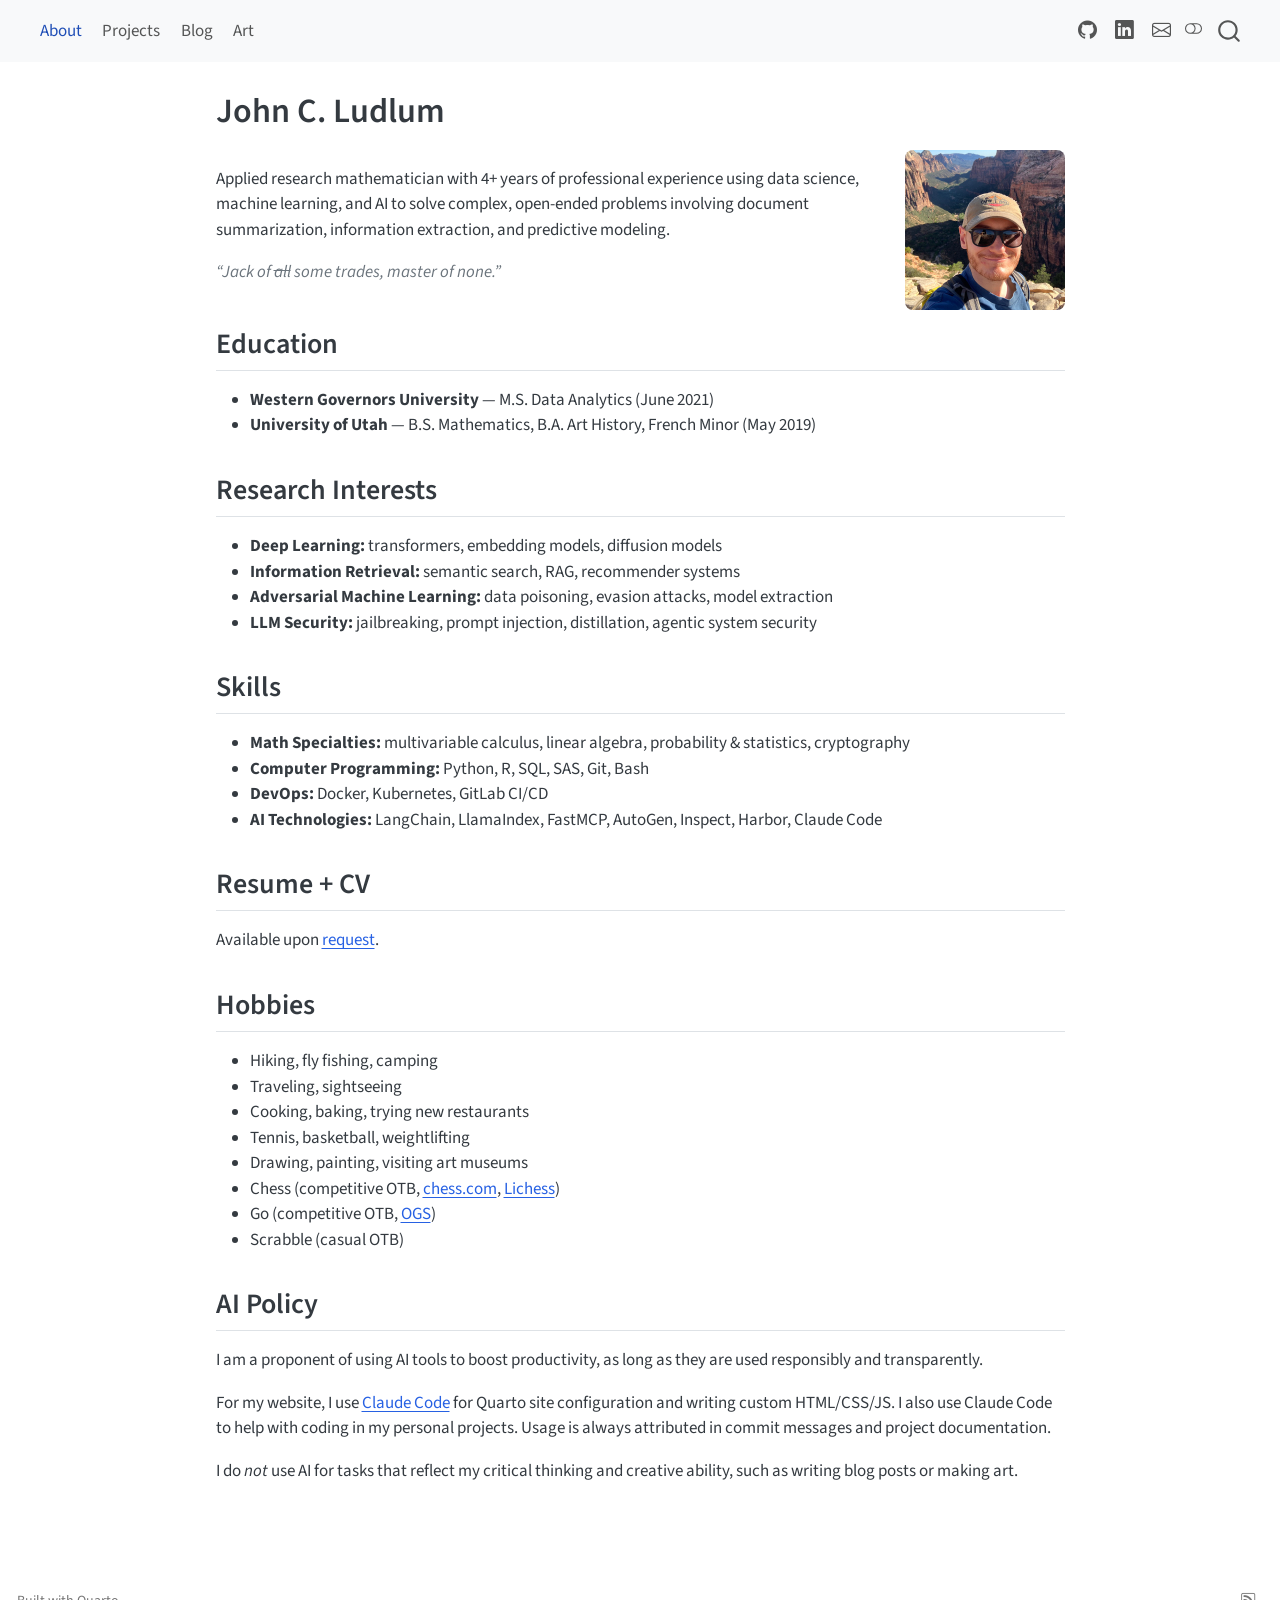
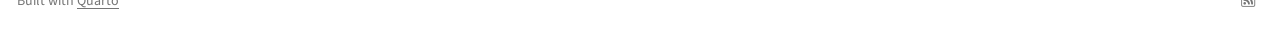
<file: index.html>
<!DOCTYPE html>
<html xmlns="http://www.w3.org/1999/xhtml" lang="en" xml:lang="en"><head>

<meta charset="utf-8">
<meta name="generator" content="quarto-1.10.18">

<meta name="viewport" content="width=device-width, initial-scale=1.0, user-scalable=yes">


<title>John C. Ludlum</title>
<style>
/* Default styles provided by pandoc.
** See https://pandoc.org/MANUAL.html#variables-for-html for config info.
*/
span.smallcaps{font-variant: small-caps;}
div.columns{display: flex; gap: 1.5em;}
div.column{flex: auto;}
@media screen {
div.columns{gap: min(4vw, 1.5em);}
div.column{overflow-x: auto;}
}
div.hanging-indent{margin-left: 1.5em; text-indent: -1.5em;}
ul.task-list{list-style: none;}
ul.task-list li input[type="checkbox"] {
  width: 0.8em;
  margin: 0 0.8em 0.2em -1em; /* quarto-specific, see https://github.com/quarto-dev/quarto-cli/issues/4556 */ 
  vertical-align: middle;
}
</style>


<script src="site_libs/quarto-nav/quarto-nav.js"></script>
<script src="site_libs/quarto-nav/headroom.min.js"></script>
<script src="site_libs/clipboard/clipboard.min.js"></script>
<script src="site_libs/quarto-search/autocomplete.umd.js"></script>
<script src="site_libs/quarto-search/fuse.min.js"></script>
<script src="site_libs/quarto-search/quarto-search.js"></script>
<meta name="quarto:offset" content="./">
<script src="site_libs/quarto-html/quarto.js" type="module"></script>
<script src="site_libs/quarto-html/tabsets/tabsets.js" type="module"></script>
<script src="site_libs/quarto-html/popper.min.js"></script>
<script src="site_libs/quarto-html/tippy.umd.min.js"></script>
<script src="site_libs/quarto-html/anchor.min.js"></script>
<link href="site_libs/quarto-html/tippy.css" rel="stylesheet">
<link href="site_libs/quarto-html/quarto-syntax-highlighting-64a204ab8560d761af7679ceaba22944.css" rel="stylesheet" class="quarto-color-scheme" id="quarto-text-highlighting-styles">
<link href="site_libs/quarto-html/quarto-syntax-highlighting-dark-b85bc7c33db8c58e0ec93c3465666fed.css" rel="stylesheet" class="quarto-color-scheme quarto-color-alternate" id="quarto-text-highlighting-styles">
<link href="site_libs/quarto-html/quarto-syntax-highlighting-64a204ab8560d761af7679ceaba22944.css" rel="stylesheet" class="quarto-color-scheme-extra" id="quarto-text-highlighting-styles">
<script src="site_libs/bootstrap/bootstrap.min.js"></script>
<link href="site_libs/bootstrap/bootstrap-icons.css" rel="stylesheet">
<link href="site_libs/bootstrap/bootstrap-b9268bc799fbaeaa4ad04495d18e55d3.min.css" rel="stylesheet" append-hash="true" class="quarto-color-scheme" id="quarto-bootstrap" data-mode="light">
<link href="site_libs/bootstrap/bootstrap-dark-3428a0072eb33403a7d59db7a95e5b7c.min.css" rel="stylesheet" append-hash="true" class="quarto-color-scheme quarto-color-alternate" id="quarto-bootstrap" data-mode="dark">
<link href="site_libs/bootstrap/bootstrap-b9268bc799fbaeaa4ad04495d18e55d3.min.css" rel="stylesheet" append-hash="true" class="quarto-color-scheme-extra" id="quarto-bootstrap" data-mode="light">
<script id="quarto-search-options" type="application/json">{
  "location": "navbar",
  "copy-button": false,
  "collapse-after": 3,
  "panel-placement": "end",
  "type": "overlay",
  "limit": 50,
  "keyboard-shortcut": [
    "f",
    "/",
    "s"
  ],
  "show-item-context": false,
  "language": {
    "search-no-results-text": "No results",
    "search-matching-documents-text": "matching documents",
    "search-copy-link-title": "Copy link to search",
    "search-hide-matches-text": "Hide additional matches",
    "search-more-match-text": "more match in this document",
    "search-more-matches-text": "more matches in this document",
    "search-clear-button-title": "Clear",
    "search-text-placeholder": "",
    "search-detached-cancel-button-title": "Cancel",
    "search-submit-button-title": "Submit",
    "search-label": "Search"
  }
}</script>
<script>
  window.MathJax = {
    output: { linebreaks: { inline: false } }
  };
</script>


<link rel="stylesheet" href="styles.css">
</head>

<body class="nav-fixed fullcontent quarto-light"><script id="quarto-html-before-body" type="application/javascript">
    const toggleBodyColorMode = (bsSheetEl) => {
      const mode = bsSheetEl.getAttribute("data-mode");
      const bodyEl = window.document.querySelector("body");
      if (mode === "dark") {
        bodyEl.classList.add("quarto-dark");
        bodyEl.classList.remove("quarto-light");
      } else {
        bodyEl.classList.add("quarto-light");
        bodyEl.classList.remove("quarto-dark");
      }
    }
    const toggleBodyColorPrimary = () => {
      const bsSheetEl = window.document.querySelector("link#quarto-bootstrap:not([rel=disabled-stylesheet])");
      if (bsSheetEl) {
        toggleBodyColorMode(bsSheetEl);
      }
    }
    const setColorSchemeToggle = (alternate) => {
      const toggles = window.document.querySelectorAll('.quarto-color-scheme-toggle');
      for (let i=0; i < toggles.length; i++) {
        const toggle = toggles[i];
        if (toggle) {
          if (alternate) {
            toggle.classList.add("alternate");
          } else {
            toggle.classList.remove("alternate");
          }
        }
      }
    };
    const toggleColorMode = (alternate) => {
      // Switch the stylesheets
      const primaryStylesheets = window.document.querySelectorAll('link.quarto-color-scheme:not(.quarto-color-alternate)');
      const alternateStylesheets = window.document.querySelectorAll('link.quarto-color-scheme.quarto-color-alternate');
      manageTransitions('#quarto-margin-sidebar .nav-link', false);
      if (alternate) {
        // note: dark is layered on light, we don't disable primary!
        enableStylesheet(alternateStylesheets);
        for (const sheetNode of alternateStylesheets) {
          if (sheetNode.id === "quarto-bootstrap") {
            toggleBodyColorMode(sheetNode);
          }
        }
      } else {
        disableStylesheet(alternateStylesheets);
        enableStylesheet(primaryStylesheets)
        toggleBodyColorPrimary();
      }
      manageTransitions('#quarto-margin-sidebar .nav-link', true);
      // Switch the toggles
      setColorSchemeToggle(alternate)
      // Hack to workaround the fact that safari doesn't
      // properly recolor the scrollbar when toggling (#1455)
      if (navigator.userAgent.indexOf('Safari') > 0 && navigator.userAgent.indexOf('Chrome') == -1) {
        manageTransitions("body", false);
        window.scrollTo(0, 1);
        setTimeout(() => {
          window.scrollTo(0, 0);
          manageTransitions("body", true);
        }, 40);
      }
    }
    const disableStylesheet = (stylesheets) => {
      for (let i=0; i < stylesheets.length; i++) {
        const stylesheet = stylesheets[i];
        stylesheet.rel = 'disabled-stylesheet';
      }
    }
    const enableStylesheet = (stylesheets) => {
      for (let i=0; i < stylesheets.length; i++) {
        const stylesheet = stylesheets[i];
        if(stylesheet.rel !== 'stylesheet') { // for Chrome, which will still FOUC without this check
          stylesheet.rel = 'stylesheet';
        }
      }
    }
    const manageTransitions = (selector, allowTransitions) => {
      const els = window.document.querySelectorAll(selector);
      for (let i=0; i < els.length; i++) {
        const el = els[i];
        if (allowTransitions) {
          el.classList.remove('notransition');
        } else {
          el.classList.add('notransition');
        }
      }
    }
    const isFileUrl = () => {
      return window.location.protocol === 'file:';
    }
    const hasAlternateSentinel = () => {
      let styleSentinel = getColorSchemeSentinel();
      if (styleSentinel !== null) {
        return styleSentinel === "alternate";
      } else {
        return false;
      }
    }
    const setStyleSentinel = (alternate) => {
      const value = alternate ? "alternate" : "default";
      if (!isFileUrl()) {
        window.localStorage.setItem("quarto-color-scheme", value);
      } else {
        localAlternateSentinel = value;
      }
    }
    const getColorSchemeSentinel = () => {
      if (!isFileUrl()) {
        const storageValue = window.localStorage.getItem("quarto-color-scheme");
        return storageValue != null ? storageValue : localAlternateSentinel;
      } else {
        return localAlternateSentinel;
      }
    }
    const toggleGiscusIfUsed = (isAlternate, darkModeDefault) => {
      const baseTheme = document.querySelector('#giscus-base-theme')?.value ?? 'light';
      const alternateTheme = document.querySelector('#giscus-alt-theme')?.value ?? 'dark';
      let newTheme = '';
      if(authorPrefersDark) {
        newTheme = isAlternate ? baseTheme : alternateTheme;
      } else {
        newTheme = isAlternate ? alternateTheme : baseTheme;
      }
      const changeGiscusTheme = () => {
        // From: https://github.com/giscus/giscus/issues/336
        const sendMessage = (message) => {
          const iframe = document.querySelector('iframe.giscus-frame');
          if (!iframe) return;
          iframe.contentWindow.postMessage({ giscus: message }, 'https://giscus.app');
        }
        sendMessage({
          setConfig: {
            theme: newTheme
          }
        });
      }
      const isGiscussLoaded = window.document.querySelector('iframe.giscus-frame') !== null;
      if (isGiscussLoaded) {
        changeGiscusTheme();
      }
    };
    const authorPrefersDark = false;
    const darkModeDefault = authorPrefersDark;
      document.querySelector('link#quarto-text-highlighting-styles.quarto-color-scheme-extra').rel = 'disabled-stylesheet';
      document.querySelector('link#quarto-bootstrap.quarto-color-scheme-extra').rel = 'disabled-stylesheet';
    let localAlternateSentinel = darkModeDefault ? 'alternate' : 'default';
    // Dark / light mode switch
    window.quartoToggleColorScheme = () => {
      // Read the current dark / light value
      let toAlternate = !hasAlternateSentinel();
      toggleColorMode(toAlternate);
      setStyleSentinel(toAlternate);
      toggleGiscusIfUsed(toAlternate, darkModeDefault);
      window.dispatchEvent(new Event('resize'));
    };
    // Switch to dark mode if need be
    if (hasAlternateSentinel()) {
      toggleColorMode(true);
    } else {
      toggleColorMode(false);
    }
  </script>

<div id="quarto-search-results"></div>
  <header id="quarto-header" class="headroom fixed-top">
    <nav class="navbar navbar-expand-lg " data-bs-theme="dark">
      <div class="navbar-container container-fluid">
            <div id="quarto-search" class="" title="Search"></div>
          <button class="navbar-toggler" type="button" data-bs-toggle="collapse" data-bs-target="#navbarCollapse" aria-controls="navbarCollapse" role="menu" aria-expanded="false" aria-label="Toggle navigation" onclick="if (window.quartoToggleHeadroom) { window.quartoToggleHeadroom(); }">
  <span class="navbar-toggler-icon"></span>
</button>
          <div class="collapse navbar-collapse" id="navbarCollapse">
            <ul class="navbar-nav navbar-nav-scroll me-auto">
  <li class="nav-item">
    <a class="nav-link active" href="./index.html" aria-current="page"> 
<span class="menu-text">About</span></a>
  </li>  
  <li class="nav-item">
    <a class="nav-link" href="./projects.html"> 
<span class="menu-text">Projects</span></a>
  </li>  
  <li class="nav-item">
    <a class="nav-link" href="./blog/index.html"> 
<span class="menu-text">Blog</span></a>
  </li>  
  <li class="nav-item">
    <a class="nav-link" href="./art.html"> 
<span class="menu-text">Art</span></a>
  </li>  
</ul>
            <ul class="navbar-nav navbar-nav-scroll ms-auto">
  <li class="nav-item compact">
    <a class="nav-link" href="https://github.com/jcludlum"> <i class="bi bi-github" role="img">
</i> 
<span class="menu-text"></span></a>
  </li>  
  <li class="nav-item compact">
    <a class="nav-link" href="https://www.linkedin.com/in/jcludlum/"> <i class="bi bi-linkedin" role="img">
</i> 
<span class="menu-text"></span></a>
  </li>  
  <li class="nav-item compact">
    <a class="nav-link" href="mailto:john.ludlum2@gmail.com"> <i class="bi bi-envelope" role="img">
</i> 
<span class="menu-text"></span></a>
  </li>  
</ul>
          </div> <!-- /navcollapse -->
            <div class="quarto-navbar-tools">
  <a href="" class="quarto-color-scheme-toggle quarto-navigation-tool  px-1" onclick="window.quartoToggleColorScheme(); return false;" title="Toggle dark mode"><i class="bi"></i></a>
</div>
      </div> <!-- /container-fluid -->
    </nav>
</header>
<!-- content -->
<div id="quarto-content" class="quarto-container page-columns page-rows-contents page-layout-article page-navbar">
<!-- sidebar -->
<!-- margin-sidebar -->
    
<!-- main -->
<main class="content" id="quarto-document-content">


<header id="title-block-header" class="quarto-title-block default">
<div class="quarto-title">
<h1 class="title">John C. Ludlum</h1>
</div>



<div class="quarto-title-meta">

    
  
    
  </div>
  


</header>


<script>
document.addEventListener("DOMContentLoaded", function () {
  var start = new Date(2022, 2, 1); // March 2022
  var now = new Date();
  var years = now.getFullYear() - start.getFullYear();
  var hadAnniversary = (now.getMonth() > start.getMonth()) ||
    (now.getMonth() === start.getMonth() && now.getDate() >= start.getDate());
  if (!hadAnniversary) years--;
  var el = document.getElementById("years-exp");
  if (el) el.textContent = years + "+";
});
</script>
<div class="about-intro">
<p><img src="images/jcludlum.jpeg" class="about-photo img-fluid" alt="Photo of John C. Ludlum"></p>
<p>Applied research mathematician with <span id="years-exp"></span> years of professional experience using data science, machine learning, and AI to solve complex, open-ended problems involving document summarization, information extraction, and predictive modeling.</p>
<p class="about-motto">
“Jack of <del>all</del> some trades, master of none.”
</p>
</div>
<section id="education" class="level2">
<h2 class="anchored" data-anchor-id="education">Education</h2>
<ul>
<li><strong>Western Governors University</strong> — M.S. Data Analytics (June 2021)</li>
<li><strong>University of Utah</strong> — B.S. Mathematics, B.A. Art History, French Minor (May 2019)</li>
</ul>
</section>
<section id="research-interests" class="level2">
<h2 class="anchored" data-anchor-id="research-interests">Research Interests</h2>
<ul>
<li><strong>Deep Learning:</strong> transformers, embedding models, diffusion models</li>
<li><strong>Information Retrieval:</strong> semantic search, RAG, recommender systems</li>
<li><strong>Adversarial Machine Learning:</strong> data poisoning, evasion attacks, model extraction</li>
<li><strong>LLM Security:</strong> jailbreaking, prompt injection, distillation, agentic system security</li>
</ul>
</section>
<section id="skills" class="level2">
<h2 class="anchored" data-anchor-id="skills">Skills</h2>
<ul>
<li><strong>Math Specialties:</strong> multivariable calculus, linear algebra, probability &amp; statistics, cryptography</li>
<li><strong>Computer Programming:</strong> Python, R, SQL, SAS, Git, Bash</li>
<li><strong>DevOps:</strong> Docker, Kubernetes, GitLab CI/CD</li>
<li><strong>AI Technologies:</strong> LangChain, LlamaIndex, FastMCP, AutoGen, Inspect, Harbor, Claude Code</li>
</ul>
</section>
<section id="resume-cv" class="level2">
<h2 class="anchored" data-anchor-id="resume-cv">Resume + CV</h2>
<p>Available upon <a href="mailto:john.ludlum2@gmail.com">request</a>.</p>
</section>
<section id="hobbies" class="level2">
<h2 class="anchored" data-anchor-id="hobbies">Hobbies</h2>
<ul>
<li>Hiking, fly fishing, camping</li>
<li>Traveling, sightseeing</li>
<li>Cooking, baking, trying new restaurants</li>
<li>Tennis, basketball, weightlifting</li>
<li>Drawing, painting, visiting art museums</li>
<li>Chess (competitive OTB, <a href="https://www.chess.com/member/jayludz">chess.com</a>, <a href="https://lichess.org/@/JayLudZ">Lichess</a>)</li>
<li>Go (competitive OTB, <a href="https://online-go.com/player/611010/">OGS</a>)</li>
<li>Scrabble (casual OTB)</li>
</ul>
</section>
<section id="ai-policy" class="level2">
<h2 class="anchored" data-anchor-id="ai-policy">AI Policy</h2>
<p>I am a proponent of using AI tools to boost productivity, as long as they are used responsibly and transparently.</p>
<p>For my website, I use <a href="https://claude.com/product/claude-code">Claude Code</a> for Quarto site configuration and writing custom HTML/CSS/JS. I also use Claude Code to help with coding in my personal projects. Usage is always attributed in commit messages and project documentation.</p>
<p>I do <em>not</em> use AI for tasks that reflect my critical thinking and creative ability, such as writing blog posts or making art.</p>


</section>

</main> <!-- /main -->
<script id="quarto-html-after-body" type="application/javascript">
  window.document.addEventListener("DOMContentLoaded", function (event) {
    // Ensure there is a toggle, if there isn't float one in the top right
    if (window.document.querySelector('.quarto-color-scheme-toggle') === null) {
      const a = window.document.createElement('a');
      a.classList.add('top-right');
      a.classList.add('quarto-color-scheme-toggle');
      a.href = "";
      a.onclick = function() { try { window.quartoToggleColorScheme(); } catch {} return false; };
      const i = window.document.createElement("i");
      i.classList.add('bi');
      a.appendChild(i);
      window.document.body.appendChild(a);
    }
    setColorSchemeToggle(hasAlternateSentinel())
    const icon = "";
    const anchorJS = new window.AnchorJS();
    anchorJS.options = {
      placement: 'right',
      icon: icon
    };
    anchorJS.add('.anchored');
    const isCodeAnnotation = (el) => {
      for (const clz of el.classList) {
        if (clz.startsWith('code-annotation-')) {                     
          return true;
        }
      }
      return false;
    }
    const onCopySuccess = function(e) {
      // button target
      const button = e.trigger;
      // don't keep focus
      button.blur();
      // flash "checked"
      button.classList.add('code-copy-button-checked');
      var currentTitle = button.getAttribute("title");
      button.setAttribute("title", "Copied!");
      let tooltip;
      if (window.bootstrap) {
        button.setAttribute("data-bs-toggle", "tooltip");
        button.setAttribute("data-bs-placement", "left");
        button.setAttribute("data-bs-title", "Copied!");
        tooltip = new bootstrap.Tooltip(button, 
          { trigger: "manual", 
            customClass: "code-copy-button-tooltip",
            offset: [0, -8]});
        tooltip.show();    
      }
      setTimeout(function() {
        if (tooltip) {
          tooltip.hide();
          button.removeAttribute("data-bs-title");
          button.removeAttribute("data-bs-toggle");
          button.removeAttribute("data-bs-placement");
        }
        button.setAttribute("title", currentTitle);
        button.classList.remove('code-copy-button-checked');
      }, 1000);
      // clear code selection
      e.clearSelection();
    }
    const getTextToCopy = function(trigger) {
      const outerScaffold = trigger.parentElement.cloneNode(true);
      const codeEl = outerScaffold.querySelector('code');
      for (const childEl of codeEl.children) {
        if (isCodeAnnotation(childEl)) {
          childEl.remove();
        }
      }
      return codeEl.innerText;
    }
    const clipboard = new window.ClipboardJS('.code-copy-button:not([data-in-quarto-modal])', {
      text: getTextToCopy
    });
    clipboard.on('success', onCopySuccess);
    if (window.document.getElementById('quarto-embedded-source-code-modal')) {
      const clipboardModal = new window.ClipboardJS('.code-copy-button[data-in-quarto-modal]', {
        text: getTextToCopy,
        container: window.document.getElementById('quarto-embedded-source-code-modal')
      });
      clipboardModal.on('success', onCopySuccess);
    }
      var localhostRegex = new RegExp(/^(?:http|https):\/\/localhost\:?[0-9]*\//);
      var mailtoRegex = new RegExp(/^mailto:/);
        var filterRegex = new RegExp("https:\/\/jcludlum\.github\.io");
      var isInternal = (href) => {
          return filterRegex.test(href) || localhostRegex.test(href) || mailtoRegex.test(href);
      }
      // Inspect non-navigation links and adorn them if external
     var links = window.document.querySelectorAll('a[href]:not(.nav-link):not(.navbar-brand):not(.toc-action):not(.sidebar-link):not(.sidebar-item-toggle):not(.pagination-link):not(.no-external):not([aria-hidden]):not(.dropdown-item):not(.quarto-navigation-tool):not(.about-link)');
      for (var i=0; i<links.length; i++) {
        const link = links[i];
        if (!isInternal(link.href)) {
          // undo the damage that might have been done by quarto-nav.js in the case of
          // links that we want to consider external
          if (link.dataset.originalHref !== undefined) {
            link.href = link.dataset.originalHref;
          }
        }
      }
    function tippyHover(el, contentFn, onTriggerFn, onUntriggerFn) {
      const config = {
        allowHTML: true,
        maxWidth: 500,
        delay: 100,
        arrow: false,
        appendTo: function(el) {
            return el.parentElement;
        },
        interactive: true,
        interactiveBorder: 10,
        theme: 'quarto',
        placement: 'bottom-start',
      };
      if (contentFn) {
        config.content = contentFn;
      }
      if (onTriggerFn) {
        config.onTrigger = onTriggerFn;
      }
      if (onUntriggerFn) {
        config.onUntrigger = onUntriggerFn;
      }
      window.tippy(el, config); 
    }
    const noterefs = window.document.querySelectorAll('a[role="doc-noteref"]');
    for (var i=0; i<noterefs.length; i++) {
      const ref = noterefs[i];
      tippyHover(ref, function() {
        // use id or data attribute instead here
        let href = ref.getAttribute('data-footnote-href') || ref.getAttribute('href');
        try { href = new URL(href).hash; } catch {}
        const id = href.replace(/^#\/?/, "");
        const note = window.document.getElementById(id);
        if (note) {
          return note.innerHTML;
        } else {
          return "";
        }
      });
    }
    const xrefs = window.document.querySelectorAll('a.quarto-xref');
    const processXRef = (id, note) => {
      // Strip column container classes
      const stripColumnClz = (el) => {
        el.classList.remove("page-full", "page-columns");
        if (el.children) {
          for (const child of el.children) {
            stripColumnClz(child);
          }
        }
      }
      stripColumnClz(note)
      if (id === null || id.startsWith('sec-')) {
        // Special case sections, only their first couple elements
        const container = document.createElement("div");
        if (note.children && note.children.length > 2) {
          container.appendChild(note.children[0].cloneNode(true));
          for (let i = 1; i < note.children.length; i++) {
            const child = note.children[i];
            if (child.tagName === "P" && child.innerText === "") {
              continue;
            } else {
              container.appendChild(child.cloneNode(true));
              break;
            }
          }
          if (window.Quarto?.typesetMath) {
            window.Quarto.typesetMath(container);
          }
          return container.innerHTML
        } else {
          if (window.Quarto?.typesetMath) {
            window.Quarto.typesetMath(note);
          }
          return note.innerHTML;
        }
      } else {
        // Remove any anchor links if they are present
        const anchorLink = note.querySelector('a.anchorjs-link');
        if (anchorLink) {
          anchorLink.remove();
        }
        if (window.Quarto?.typesetMath) {
          window.Quarto.typesetMath(note);
        }
        if (note.classList.contains("callout")) {
          return note.outerHTML;
        } else {
          return note.innerHTML;
        }
      }
    }
    for (var i=0; i<xrefs.length; i++) {
      const xref = xrefs[i];
      tippyHover(xref, undefined, function(instance) {
        instance.disable();
        let url = xref.getAttribute('href');
        let hash = undefined; 
        if (url.startsWith('#')) {
          hash = url;
        } else {
          try { hash = new URL(url).hash; } catch {}
        }
        if (hash) {
          const id = hash.replace(/^#\/?/, "");
          const note = window.document.getElementById(id);
          if (note !== null) {
            try {
              const html = processXRef(id, note.cloneNode(true));
              instance.setContent(html);
            } finally {
              instance.enable();
              instance.show();
            }
          } else {
            // See if we can fetch this
            fetch(url.split('#')[0])
            .then(res => res.text())
            .then(html => {
              const parser = new DOMParser();
              const htmlDoc = parser.parseFromString(html, "text/html");
              const note = htmlDoc.getElementById(id);
              if (note !== null) {
                const html = processXRef(id, note);
                instance.setContent(html);
              } 
            }).finally(() => {
              instance.enable();
              instance.show();
            });
          }
        } else {
          // See if we can fetch a full url (with no hash to target)
          // This is a special case and we should probably do some content thinning / targeting
          fetch(url)
          .then(res => res.text())
          .then(html => {
            const parser = new DOMParser();
            const htmlDoc = parser.parseFromString(html, "text/html");
            const note = htmlDoc.querySelector('main.content');
            if (note !== null) {
              // This should only happen for chapter cross references
              // (since there is no id in the URL)
              // remove the first header
              if (note.children.length > 0 && note.children[0].tagName === "HEADER") {
                note.children[0].remove();
              }
              const html = processXRef(null, note);
              instance.setContent(html);
            } 
          }).finally(() => {
            instance.enable();
            instance.show();
          });
        }
      }, function(instance) {
      });
    }
        let selectedAnnoteEl;
        const selectorForAnnotation = ( cell, annotation) => {
          let cellAttr = 'data-code-cell="' + cell + '"';
          let lineAttr = 'data-code-annotation="' +  annotation + '"';
          const selector = 'span[' + cellAttr + '][' + lineAttr + ']';
          return selector;
        }
        const selectCodeLines = (annoteEl) => {
          const doc = window.document;
          const targetCell = annoteEl.getAttribute("data-target-cell");
          const targetAnnotation = annoteEl.getAttribute("data-target-annotation");
          const annoteSpan = window.document.querySelector(selectorForAnnotation(targetCell, targetAnnotation));
          const lines = annoteSpan.getAttribute("data-code-lines").split(",");
          const lineIds = lines.map((line) => {
            return targetCell + "-" + line;
          })
          let top = null;
          let height = null;
          let parent = null;
          if (lineIds.length > 0) {
              //compute the position of the single el (top and bottom and make a div)
              const el = window.document.getElementById(lineIds[0]);
              top = el.offsetTop;
              height = el.offsetHeight;
              parent = el.parentElement.parentElement;
            if (lineIds.length > 1) {
              const lastEl = window.document.getElementById(lineIds[lineIds.length - 1]);
              const bottom = lastEl.offsetTop + lastEl.offsetHeight;
              height = bottom - top;
            }
            if (top !== null && height !== null && parent !== null) {
              // cook up a div (if necessary) and position it 
              let div = window.document.getElementById("code-annotation-line-highlight");
              if (div === null) {
                div = window.document.createElement("div");
                div.setAttribute("id", "code-annotation-line-highlight");
                div.style.position = 'absolute';
                parent.appendChild(div);
              }
              div.style.top = top - 2 + "px";
              div.style.height = height + 4 + "px";
              div.style.left = 0;
              let gutterDiv = window.document.getElementById("code-annotation-line-highlight-gutter");
              if (gutterDiv === null) {
                gutterDiv = window.document.createElement("div");
                gutterDiv.setAttribute("id", "code-annotation-line-highlight-gutter");
                gutterDiv.style.position = 'absolute';
                const codeCell = window.document.getElementById(targetCell);
                const gutter = codeCell.querySelector('.code-annotation-gutter');
                gutter.appendChild(gutterDiv);
              }
              gutterDiv.style.top = top - 2 + "px";
              gutterDiv.style.height = height + 4 + "px";
            }
            selectedAnnoteEl = annoteEl;
          }
        };
        const unselectCodeLines = () => {
          const elementsIds = ["code-annotation-line-highlight", "code-annotation-line-highlight-gutter"];
          elementsIds.forEach((elId) => {
            const div = window.document.getElementById(elId);
            if (div) {
              div.remove();
            }
          });
          selectedAnnoteEl = undefined;
        };
          // Handle positioning of the toggle
      window.addEventListener(
        "resize",
        throttle(() => {
          elRect = undefined;
          if (selectedAnnoteEl) {
            selectCodeLines(selectedAnnoteEl);
          }
        }, 10)
      );
      function throttle(fn, ms) {
      let throttle = false;
      let timer;
        return (...args) => {
          if(!throttle) { // first call gets through
              fn.apply(this, args);
              throttle = true;
          } else { // all the others get throttled
              if(timer) clearTimeout(timer); // cancel #2
              timer = setTimeout(() => {
                fn.apply(this, args);
                timer = throttle = false;
              }, ms);
          }
        };
      }
        // Attach click handler to the DT
        const annoteDls = window.document.querySelectorAll('dt[data-target-cell]');
        for (const annoteDlNode of annoteDls) {
          annoteDlNode.addEventListener('click', (event) => {
            const clickedEl = event.target;
            if (clickedEl !== selectedAnnoteEl) {
              unselectCodeLines();
              const activeEl = window.document.querySelector('dt[data-target-cell].code-annotation-active');
              if (activeEl) {
                activeEl.classList.remove('code-annotation-active');
              }
              selectCodeLines(clickedEl);
              clickedEl.classList.add('code-annotation-active');
            } else {
              // Unselect the line
              unselectCodeLines();
              clickedEl.classList.remove('code-annotation-active');
            }
          });
        }
    const findCites = (el) => {
      const parentEl = el.parentElement;
      if (parentEl) {
        const cites = parentEl.dataset.cites;
        if (cites) {
          return {
            el,
            cites: cites.split(' ')
          };
        } else {
          return findCites(el.parentElement)
        }
      } else {
        return undefined;
      }
    };
    var bibliorefs = window.document.querySelectorAll('a[role="doc-biblioref"]');
    for (var i=0; i<bibliorefs.length; i++) {
      const ref = bibliorefs[i];
      const citeInfo = findCites(ref);
      if (citeInfo) {
        tippyHover(citeInfo.el, function() {
          var popup = window.document.createElement('div');
          citeInfo.cites.forEach(function(cite) {
            var citeDiv = window.document.createElement('div');
            citeDiv.classList.add('hanging-indent');
            citeDiv.classList.add('csl-entry');
            var biblioDiv = window.document.getElementById('ref-' + cite);
            if (biblioDiv) {
              citeDiv.innerHTML = biblioDiv.innerHTML;
            }
            popup.appendChild(citeDiv);
          });
          return popup.innerHTML;
        });
      }
    }
  });
  </script>
</div> <!-- /content -->
<footer class="footer">
  <div class="nav-footer">
    <div class="nav-footer-left">
<p>Built with <a href="https://quarto.org">Quarto</a></p>
</div>   
    <div class="nav-footer-center">
      &nbsp;
    </div>
    <div class="nav-footer-right">
      <ul class="footer-items list-unstyled">
    <li class="nav-item compact">
    <a class="nav-link" href="./blog/index.xml">
      <i class="bi bi-rss" role="img">
</i> 
    </a>
  </li>  
</ul>
    </div>
  </div>
</footer>




</body></html>
</file>
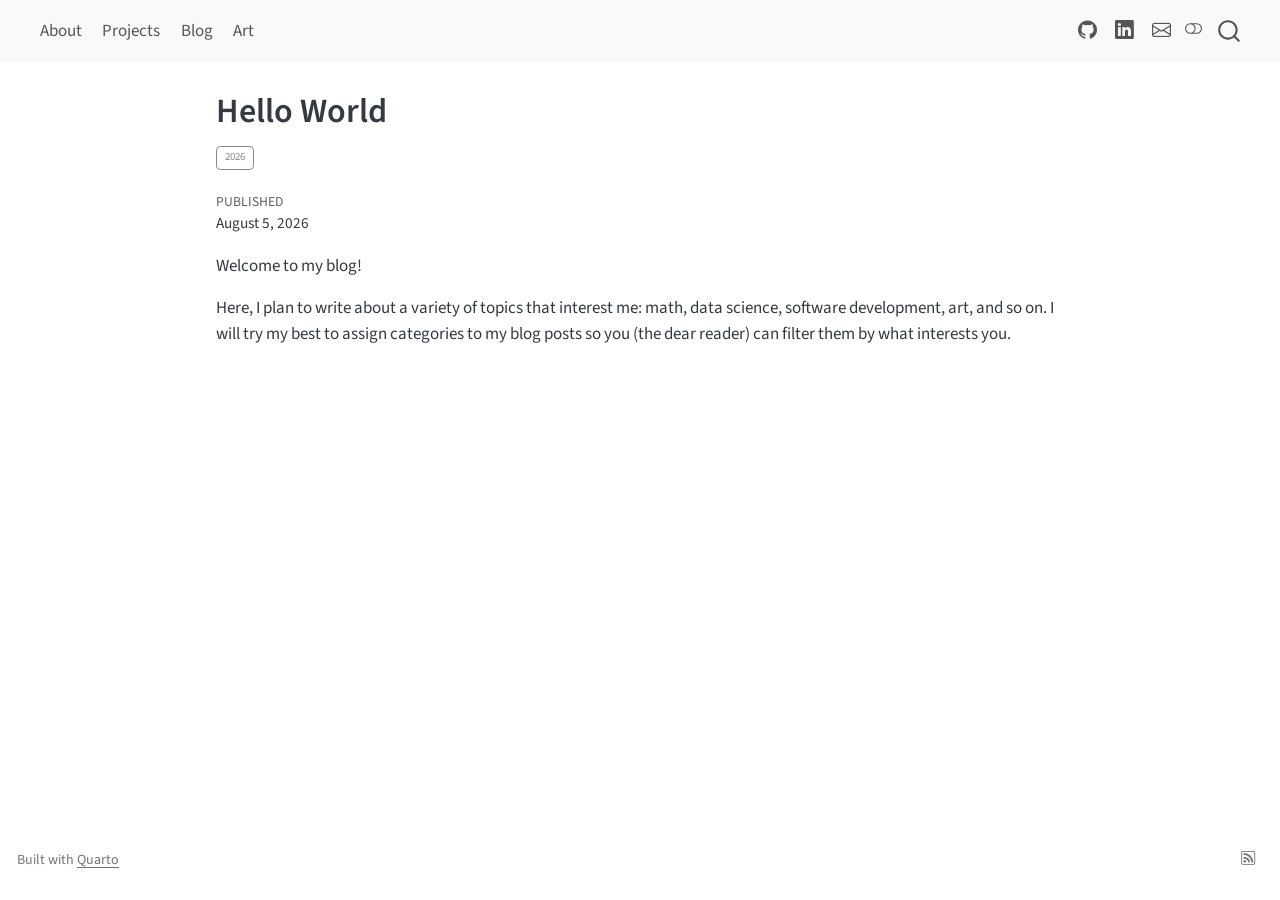
<file: blog/posts/2026/20260805/index.html>
<!DOCTYPE html>
<html xmlns="http://www.w3.org/1999/xhtml" lang="en" xml:lang="en"><head>

<meta charset="utf-8">
<meta name="generator" content="quarto-1.10.18">

<meta name="viewport" content="width=device-width, initial-scale=1.0, user-scalable=yes">

<meta name="dcterms.date" content="2026-08-05">

<title>Hello World – John C. Ludlum</title>
<style>
/* Default styles provided by pandoc.
** See https://pandoc.org/MANUAL.html#variables-for-html for config info.
*/
span.smallcaps{font-variant: small-caps;}
div.columns{display: flex; gap: 1.5em;}
div.column{flex: auto;}
@media screen {
div.columns{gap: min(4vw, 1.5em);}
div.column{overflow-x: auto;}
}
div.hanging-indent{margin-left: 1.5em; text-indent: -1.5em;}
ul.task-list{list-style: none;}
ul.task-list li input[type="checkbox"] {
  width: 0.8em;
  margin: 0 0.8em 0.2em -1em; /* quarto-specific, see https://github.com/quarto-dev/quarto-cli/issues/4556 */ 
  vertical-align: middle;
}
</style>


<script src="../../../../site_libs/quarto-nav/quarto-nav.js"></script>
<script src="../../../../site_libs/quarto-nav/headroom.min.js"></script>
<script src="../../../../site_libs/clipboard/clipboard.min.js"></script>
<script src="../../../../site_libs/quarto-search/autocomplete.umd.js"></script>
<script src="../../../../site_libs/quarto-search/fuse.min.js"></script>
<script src="../../../../site_libs/quarto-search/quarto-search.js"></script>
<meta name="quarto:offset" content="../../../../">
<script src="../../../../site_libs/quarto-html/quarto.js" type="module"></script>
<script src="../../../../site_libs/quarto-html/tabsets/tabsets.js" type="module"></script>
<script src="../../../../site_libs/quarto-html/popper.min.js"></script>
<script src="../../../../site_libs/quarto-html/tippy.umd.min.js"></script>
<script src="../../../../site_libs/quarto-html/anchor.min.js"></script>
<link href="../../../../site_libs/quarto-html/tippy.css" rel="stylesheet">
<link href="../../../../site_libs/quarto-html/quarto-syntax-highlighting-64a204ab8560d761af7679ceaba22944.css" rel="stylesheet" class="quarto-color-scheme" id="quarto-text-highlighting-styles">
<link href="../../../../site_libs/quarto-html/quarto-syntax-highlighting-dark-b85bc7c33db8c58e0ec93c3465666fed.css" rel="stylesheet" class="quarto-color-scheme quarto-color-alternate" id="quarto-text-highlighting-styles">
<link href="../../../../site_libs/quarto-html/quarto-syntax-highlighting-64a204ab8560d761af7679ceaba22944.css" rel="stylesheet" class="quarto-color-scheme-extra" id="quarto-text-highlighting-styles">
<script src="../../../../site_libs/bootstrap/bootstrap.min.js"></script>
<link href="../../../../site_libs/bootstrap/bootstrap-icons.css" rel="stylesheet">
<link href="../../../../site_libs/bootstrap/bootstrap-b9268bc799fbaeaa4ad04495d18e55d3.min.css" rel="stylesheet" append-hash="true" class="quarto-color-scheme" id="quarto-bootstrap" data-mode="light">
<link href="../../../../site_libs/bootstrap/bootstrap-dark-3428a0072eb33403a7d59db7a95e5b7c.min.css" rel="stylesheet" append-hash="true" class="quarto-color-scheme quarto-color-alternate" id="quarto-bootstrap" data-mode="dark">
<link href="../../../../site_libs/bootstrap/bootstrap-b9268bc799fbaeaa4ad04495d18e55d3.min.css" rel="stylesheet" append-hash="true" class="quarto-color-scheme-extra" id="quarto-bootstrap" data-mode="light">
<script id="quarto-search-options" type="application/json">{
  "location": "navbar",
  "copy-button": false,
  "collapse-after": 3,
  "panel-placement": "end",
  "type": "overlay",
  "limit": 50,
  "keyboard-shortcut": [
    "f",
    "/",
    "s"
  ],
  "show-item-context": false,
  "language": {
    "search-no-results-text": "No results",
    "search-matching-documents-text": "matching documents",
    "search-copy-link-title": "Copy link to search",
    "search-hide-matches-text": "Hide additional matches",
    "search-more-match-text": "more match in this document",
    "search-more-matches-text": "more matches in this document",
    "search-clear-button-title": "Clear",
    "search-text-placeholder": "",
    "search-detached-cancel-button-title": "Cancel",
    "search-submit-button-title": "Submit",
    "search-label": "Search"
  }
}</script>
<script>
  window.MathJax = {
    output: { linebreaks: { inline: false } }
  };
</script>


<link rel="stylesheet" href="../../../../styles.css">
</head>

<body class="nav-fixed fullcontent quarto-light"><script id="quarto-html-before-body" type="application/javascript">
    const toggleBodyColorMode = (bsSheetEl) => {
      const mode = bsSheetEl.getAttribute("data-mode");
      const bodyEl = window.document.querySelector("body");
      if (mode === "dark") {
        bodyEl.classList.add("quarto-dark");
        bodyEl.classList.remove("quarto-light");
      } else {
        bodyEl.classList.add("quarto-light");
        bodyEl.classList.remove("quarto-dark");
      }
    }
    const toggleBodyColorPrimary = () => {
      const bsSheetEl = window.document.querySelector("link#quarto-bootstrap:not([rel=disabled-stylesheet])");
      if (bsSheetEl) {
        toggleBodyColorMode(bsSheetEl);
      }
    }
    const setColorSchemeToggle = (alternate) => {
      const toggles = window.document.querySelectorAll('.quarto-color-scheme-toggle');
      for (let i=0; i < toggles.length; i++) {
        const toggle = toggles[i];
        if (toggle) {
          if (alternate) {
            toggle.classList.add("alternate");
          } else {
            toggle.classList.remove("alternate");
          }
        }
      }
    };
    const toggleColorMode = (alternate) => {
      // Switch the stylesheets
      const primaryStylesheets = window.document.querySelectorAll('link.quarto-color-scheme:not(.quarto-color-alternate)');
      const alternateStylesheets = window.document.querySelectorAll('link.quarto-color-scheme.quarto-color-alternate');
      manageTransitions('#quarto-margin-sidebar .nav-link', false);
      if (alternate) {
        // note: dark is layered on light, we don't disable primary!
        enableStylesheet(alternateStylesheets);
        for (const sheetNode of alternateStylesheets) {
          if (sheetNode.id === "quarto-bootstrap") {
            toggleBodyColorMode(sheetNode);
          }
        }
      } else {
        disableStylesheet(alternateStylesheets);
        enableStylesheet(primaryStylesheets)
        toggleBodyColorPrimary();
      }
      manageTransitions('#quarto-margin-sidebar .nav-link', true);
      // Switch the toggles
      setColorSchemeToggle(alternate)
      // Hack to workaround the fact that safari doesn't
      // properly recolor the scrollbar when toggling (#1455)
      if (navigator.userAgent.indexOf('Safari') > 0 && navigator.userAgent.indexOf('Chrome') == -1) {
        manageTransitions("body", false);
        window.scrollTo(0, 1);
        setTimeout(() => {
          window.scrollTo(0, 0);
          manageTransitions("body", true);
        }, 40);
      }
    }
    const disableStylesheet = (stylesheets) => {
      for (let i=0; i < stylesheets.length; i++) {
        const stylesheet = stylesheets[i];
        stylesheet.rel = 'disabled-stylesheet';
      }
    }
    const enableStylesheet = (stylesheets) => {
      for (let i=0; i < stylesheets.length; i++) {
        const stylesheet = stylesheets[i];
        if(stylesheet.rel !== 'stylesheet') { // for Chrome, which will still FOUC without this check
          stylesheet.rel = 'stylesheet';
        }
      }
    }
    const manageTransitions = (selector, allowTransitions) => {
      const els = window.document.querySelectorAll(selector);
      for (let i=0; i < els.length; i++) {
        const el = els[i];
        if (allowTransitions) {
          el.classList.remove('notransition');
        } else {
          el.classList.add('notransition');
        }
      }
    }
    const isFileUrl = () => {
      return window.location.protocol === 'file:';
    }
    const hasAlternateSentinel = () => {
      let styleSentinel = getColorSchemeSentinel();
      if (styleSentinel !== null) {
        return styleSentinel === "alternate";
      } else {
        return false;
      }
    }
    const setStyleSentinel = (alternate) => {
      const value = alternate ? "alternate" : "default";
      if (!isFileUrl()) {
        window.localStorage.setItem("quarto-color-scheme", value);
      } else {
        localAlternateSentinel = value;
      }
    }
    const getColorSchemeSentinel = () => {
      if (!isFileUrl()) {
        const storageValue = window.localStorage.getItem("quarto-color-scheme");
        return storageValue != null ? storageValue : localAlternateSentinel;
      } else {
        return localAlternateSentinel;
      }
    }
    const toggleGiscusIfUsed = (isAlternate, darkModeDefault) => {
      const baseTheme = document.querySelector('#giscus-base-theme')?.value ?? 'light';
      const alternateTheme = document.querySelector('#giscus-alt-theme')?.value ?? 'dark';
      let newTheme = '';
      if(authorPrefersDark) {
        newTheme = isAlternate ? baseTheme : alternateTheme;
      } else {
        newTheme = isAlternate ? alternateTheme : baseTheme;
      }
      const changeGiscusTheme = () => {
        // From: https://github.com/giscus/giscus/issues/336
        const sendMessage = (message) => {
          const iframe = document.querySelector('iframe.giscus-frame');
          if (!iframe) return;
          iframe.contentWindow.postMessage({ giscus: message }, 'https://giscus.app');
        }
        sendMessage({
          setConfig: {
            theme: newTheme
          }
        });
      }
      const isGiscussLoaded = window.document.querySelector('iframe.giscus-frame') !== null;
      if (isGiscussLoaded) {
        changeGiscusTheme();
      }
    };
    const authorPrefersDark = false;
    const darkModeDefault = authorPrefersDark;
      document.querySelector('link#quarto-text-highlighting-styles.quarto-color-scheme-extra').rel = 'disabled-stylesheet';
      document.querySelector('link#quarto-bootstrap.quarto-color-scheme-extra').rel = 'disabled-stylesheet';
    let localAlternateSentinel = darkModeDefault ? 'alternate' : 'default';
    // Dark / light mode switch
    window.quartoToggleColorScheme = () => {
      // Read the current dark / light value
      let toAlternate = !hasAlternateSentinel();
      toggleColorMode(toAlternate);
      setStyleSentinel(toAlternate);
      toggleGiscusIfUsed(toAlternate, darkModeDefault);
      window.dispatchEvent(new Event('resize'));
    };
    // Switch to dark mode if need be
    if (hasAlternateSentinel()) {
      toggleColorMode(true);
    } else {
      toggleColorMode(false);
    }
  </script>

<div id="quarto-search-results"></div>
  <header id="quarto-header" class="headroom fixed-top">
    <nav class="navbar navbar-expand-lg " data-bs-theme="dark">
      <div class="navbar-container container-fluid">
            <div id="quarto-search" class="" title="Search"></div>
          <button class="navbar-toggler" type="button" data-bs-toggle="collapse" data-bs-target="#navbarCollapse" aria-controls="navbarCollapse" role="menu" aria-expanded="false" aria-label="Toggle navigation" onclick="if (window.quartoToggleHeadroom) { window.quartoToggleHeadroom(); }">
  <span class="navbar-toggler-icon"></span>
</button>
          <div class="collapse navbar-collapse" id="navbarCollapse">
            <ul class="navbar-nav navbar-nav-scroll me-auto">
  <li class="nav-item">
    <a class="nav-link" href="../../../../index.html"> 
<span class="menu-text">About</span></a>
  </li>  
  <li class="nav-item">
    <a class="nav-link" href="../../../../projects.html"> 
<span class="menu-text">Projects</span></a>
  </li>  
  <li class="nav-item">
    <a class="nav-link" href="../../../../blog/index.html"> 
<span class="menu-text">Blog</span></a>
  </li>  
  <li class="nav-item">
    <a class="nav-link" href="../../../../art.html"> 
<span class="menu-text">Art</span></a>
  </li>  
</ul>
            <ul class="navbar-nav navbar-nav-scroll ms-auto">
  <li class="nav-item compact">
    <a class="nav-link" href="https://github.com/jcludlum"> <i class="bi bi-github" role="img">
</i> 
<span class="menu-text"></span></a>
  </li>  
  <li class="nav-item compact">
    <a class="nav-link" href="https://www.linkedin.com/in/jcludlum/"> <i class="bi bi-linkedin" role="img">
</i> 
<span class="menu-text"></span></a>
  </li>  
  <li class="nav-item compact">
    <a class="nav-link" href="mailto:john.ludlum2@gmail.com"> <i class="bi bi-envelope" role="img">
</i> 
<span class="menu-text"></span></a>
  </li>  
</ul>
          </div> <!-- /navcollapse -->
            <div class="quarto-navbar-tools">
  <a href="" class="quarto-color-scheme-toggle quarto-navigation-tool  px-1" onclick="window.quartoToggleColorScheme(); return false;" title="Toggle dark mode"><i class="bi"></i></a>
</div>
      </div> <!-- /container-fluid -->
    </nav>
</header>
<!-- content -->
<div id="quarto-content" class="quarto-container page-columns page-rows-contents page-layout-article page-navbar">
<!-- sidebar -->
<!-- margin-sidebar -->
    
<!-- main -->
<main class="content" id="quarto-document-content">


<header id="title-block-header" class="quarto-title-block default">
<div class="quarto-title">
<h1 class="title">Hello World</h1>
  <div class="quarto-categories">
    <div class="quarto-category">2026</div>
  </div>
  </div>



<div class="quarto-title-meta">

    
    <div>
    <div class="quarto-title-meta-heading">Published</div>
    <div class="quarto-title-meta-contents">
      <p class="date">August 5, 2026</p>
    </div>
  </div>
  
    
  </div>
  


</header>


<p>Welcome to my blog!</p>
<p>Here, I plan to write about a variety of topics that interest me: math, data science, software development, art, and so on. I will try my best to assign categories to my blog posts so you (the dear reader) can filter them by what interests you.</p>



</main> <!-- /main -->
<script id="quarto-html-after-body" type="application/javascript">
  window.document.addEventListener("DOMContentLoaded", function (event) {
    // Ensure there is a toggle, if there isn't float one in the top right
    if (window.document.querySelector('.quarto-color-scheme-toggle') === null) {
      const a = window.document.createElement('a');
      a.classList.add('top-right');
      a.classList.add('quarto-color-scheme-toggle');
      a.href = "";
      a.onclick = function() { try { window.quartoToggleColorScheme(); } catch {} return false; };
      const i = window.document.createElement("i");
      i.classList.add('bi');
      a.appendChild(i);
      window.document.body.appendChild(a);
    }
    setColorSchemeToggle(hasAlternateSentinel())
    const icon = "";
    const anchorJS = new window.AnchorJS();
    anchorJS.options = {
      placement: 'right',
      icon: icon
    };
    anchorJS.add('.anchored');
    const isCodeAnnotation = (el) => {
      for (const clz of el.classList) {
        if (clz.startsWith('code-annotation-')) {                     
          return true;
        }
      }
      return false;
    }
    const onCopySuccess = function(e) {
      // button target
      const button = e.trigger;
      // don't keep focus
      button.blur();
      // flash "checked"
      button.classList.add('code-copy-button-checked');
      var currentTitle = button.getAttribute("title");
      button.setAttribute("title", "Copied!");
      let tooltip;
      if (window.bootstrap) {
        button.setAttribute("data-bs-toggle", "tooltip");
        button.setAttribute("data-bs-placement", "left");
        button.setAttribute("data-bs-title", "Copied!");
        tooltip = new bootstrap.Tooltip(button, 
          { trigger: "manual", 
            customClass: "code-copy-button-tooltip",
            offset: [0, -8]});
        tooltip.show();    
      }
      setTimeout(function() {
        if (tooltip) {
          tooltip.hide();
          button.removeAttribute("data-bs-title");
          button.removeAttribute("data-bs-toggle");
          button.removeAttribute("data-bs-placement");
        }
        button.setAttribute("title", currentTitle);
        button.classList.remove('code-copy-button-checked');
      }, 1000);
      // clear code selection
      e.clearSelection();
    }
    const getTextToCopy = function(trigger) {
      const outerScaffold = trigger.parentElement.cloneNode(true);
      const codeEl = outerScaffold.querySelector('code');
      for (const childEl of codeEl.children) {
        if (isCodeAnnotation(childEl)) {
          childEl.remove();
        }
      }
      return codeEl.innerText;
    }
    const clipboard = new window.ClipboardJS('.code-copy-button:not([data-in-quarto-modal])', {
      text: getTextToCopy
    });
    clipboard.on('success', onCopySuccess);
    if (window.document.getElementById('quarto-embedded-source-code-modal')) {
      const clipboardModal = new window.ClipboardJS('.code-copy-button[data-in-quarto-modal]', {
        text: getTextToCopy,
        container: window.document.getElementById('quarto-embedded-source-code-modal')
      });
      clipboardModal.on('success', onCopySuccess);
    }
      var localhostRegex = new RegExp(/^(?:http|https):\/\/localhost\:?[0-9]*\//);
      var mailtoRegex = new RegExp(/^mailto:/);
        var filterRegex = new RegExp("https:\/\/jcludlum\.github\.io");
      var isInternal = (href) => {
          return filterRegex.test(href) || localhostRegex.test(href) || mailtoRegex.test(href);
      }
      // Inspect non-navigation links and adorn them if external
     var links = window.document.querySelectorAll('a[href]:not(.nav-link):not(.navbar-brand):not(.toc-action):not(.sidebar-link):not(.sidebar-item-toggle):not(.pagination-link):not(.no-external):not([aria-hidden]):not(.dropdown-item):not(.quarto-navigation-tool):not(.about-link)');
      for (var i=0; i<links.length; i++) {
        const link = links[i];
        if (!isInternal(link.href)) {
          // undo the damage that might have been done by quarto-nav.js in the case of
          // links that we want to consider external
          if (link.dataset.originalHref !== undefined) {
            link.href = link.dataset.originalHref;
          }
        }
      }
    function tippyHover(el, contentFn, onTriggerFn, onUntriggerFn) {
      const config = {
        allowHTML: true,
        maxWidth: 500,
        delay: 100,
        arrow: false,
        appendTo: function(el) {
            return el.parentElement;
        },
        interactive: true,
        interactiveBorder: 10,
        theme: 'quarto',
        placement: 'bottom-start',
      };
      if (contentFn) {
        config.content = contentFn;
      }
      if (onTriggerFn) {
        config.onTrigger = onTriggerFn;
      }
      if (onUntriggerFn) {
        config.onUntrigger = onUntriggerFn;
      }
      window.tippy(el, config); 
    }
    const noterefs = window.document.querySelectorAll('a[role="doc-noteref"]');
    for (var i=0; i<noterefs.length; i++) {
      const ref = noterefs[i];
      tippyHover(ref, function() {
        // use id or data attribute instead here
        let href = ref.getAttribute('data-footnote-href') || ref.getAttribute('href');
        try { href = new URL(href).hash; } catch {}
        const id = href.replace(/^#\/?/, "");
        const note = window.document.getElementById(id);
        if (note) {
          return note.innerHTML;
        } else {
          return "";
        }
      });
    }
    const xrefs = window.document.querySelectorAll('a.quarto-xref');
    const processXRef = (id, note) => {
      // Strip column container classes
      const stripColumnClz = (el) => {
        el.classList.remove("page-full", "page-columns");
        if (el.children) {
          for (const child of el.children) {
            stripColumnClz(child);
          }
        }
      }
      stripColumnClz(note)
      if (id === null || id.startsWith('sec-')) {
        // Special case sections, only their first couple elements
        const container = document.createElement("div");
        if (note.children && note.children.length > 2) {
          container.appendChild(note.children[0].cloneNode(true));
          for (let i = 1; i < note.children.length; i++) {
            const child = note.children[i];
            if (child.tagName === "P" && child.innerText === "") {
              continue;
            } else {
              container.appendChild(child.cloneNode(true));
              break;
            }
          }
          if (window.Quarto?.typesetMath) {
            window.Quarto.typesetMath(container);
          }
          return container.innerHTML
        } else {
          if (window.Quarto?.typesetMath) {
            window.Quarto.typesetMath(note);
          }
          return note.innerHTML;
        }
      } else {
        // Remove any anchor links if they are present
        const anchorLink = note.querySelector('a.anchorjs-link');
        if (anchorLink) {
          anchorLink.remove();
        }
        if (window.Quarto?.typesetMath) {
          window.Quarto.typesetMath(note);
        }
        if (note.classList.contains("callout")) {
          return note.outerHTML;
        } else {
          return note.innerHTML;
        }
      }
    }
    for (var i=0; i<xrefs.length; i++) {
      const xref = xrefs[i];
      tippyHover(xref, undefined, function(instance) {
        instance.disable();
        let url = xref.getAttribute('href');
        let hash = undefined; 
        if (url.startsWith('#')) {
          hash = url;
        } else {
          try { hash = new URL(url).hash; } catch {}
        }
        if (hash) {
          const id = hash.replace(/^#\/?/, "");
          const note = window.document.getElementById(id);
          if (note !== null) {
            try {
              const html = processXRef(id, note.cloneNode(true));
              instance.setContent(html);
            } finally {
              instance.enable();
              instance.show();
            }
          } else {
            // See if we can fetch this
            fetch(url.split('#')[0])
            .then(res => res.text())
            .then(html => {
              const parser = new DOMParser();
              const htmlDoc = parser.parseFromString(html, "text/html");
              const note = htmlDoc.getElementById(id);
              if (note !== null) {
                const html = processXRef(id, note);
                instance.setContent(html);
              } 
            }).finally(() => {
              instance.enable();
              instance.show();
            });
          }
        } else {
          // See if we can fetch a full url (with no hash to target)
          // This is a special case and we should probably do some content thinning / targeting
          fetch(url)
          .then(res => res.text())
          .then(html => {
            const parser = new DOMParser();
            const htmlDoc = parser.parseFromString(html, "text/html");
            const note = htmlDoc.querySelector('main.content');
            if (note !== null) {
              // This should only happen for chapter cross references
              // (since there is no id in the URL)
              // remove the first header
              if (note.children.length > 0 && note.children[0].tagName === "HEADER") {
                note.children[0].remove();
              }
              const html = processXRef(null, note);
              instance.setContent(html);
            } 
          }).finally(() => {
            instance.enable();
            instance.show();
          });
        }
      }, function(instance) {
      });
    }
        let selectedAnnoteEl;
        const selectorForAnnotation = ( cell, annotation) => {
          let cellAttr = 'data-code-cell="' + cell + '"';
          let lineAttr = 'data-code-annotation="' +  annotation + '"';
          const selector = 'span[' + cellAttr + '][' + lineAttr + ']';
          return selector;
        }
        const selectCodeLines = (annoteEl) => {
          const doc = window.document;
          const targetCell = annoteEl.getAttribute("data-target-cell");
          const targetAnnotation = annoteEl.getAttribute("data-target-annotation");
          const annoteSpan = window.document.querySelector(selectorForAnnotation(targetCell, targetAnnotation));
          const lines = annoteSpan.getAttribute("data-code-lines").split(",");
          const lineIds = lines.map((line) => {
            return targetCell + "-" + line;
          })
          let top = null;
          let height = null;
          let parent = null;
          if (lineIds.length > 0) {
              //compute the position of the single el (top and bottom and make a div)
              const el = window.document.getElementById(lineIds[0]);
              top = el.offsetTop;
              height = el.offsetHeight;
              parent = el.parentElement.parentElement;
            if (lineIds.length > 1) {
              const lastEl = window.document.getElementById(lineIds[lineIds.length - 1]);
              const bottom = lastEl.offsetTop + lastEl.offsetHeight;
              height = bottom - top;
            }
            if (top !== null && height !== null && parent !== null) {
              // cook up a div (if necessary) and position it 
              let div = window.document.getElementById("code-annotation-line-highlight");
              if (div === null) {
                div = window.document.createElement("div");
                div.setAttribute("id", "code-annotation-line-highlight");
                div.style.position = 'absolute';
                parent.appendChild(div);
              }
              div.style.top = top - 2 + "px";
              div.style.height = height + 4 + "px";
              div.style.left = 0;
              let gutterDiv = window.document.getElementById("code-annotation-line-highlight-gutter");
              if (gutterDiv === null) {
                gutterDiv = window.document.createElement("div");
                gutterDiv.setAttribute("id", "code-annotation-line-highlight-gutter");
                gutterDiv.style.position = 'absolute';
                const codeCell = window.document.getElementById(targetCell);
                const gutter = codeCell.querySelector('.code-annotation-gutter');
                gutter.appendChild(gutterDiv);
              }
              gutterDiv.style.top = top - 2 + "px";
              gutterDiv.style.height = height + 4 + "px";
            }
            selectedAnnoteEl = annoteEl;
          }
        };
        const unselectCodeLines = () => {
          const elementsIds = ["code-annotation-line-highlight", "code-annotation-line-highlight-gutter"];
          elementsIds.forEach((elId) => {
            const div = window.document.getElementById(elId);
            if (div) {
              div.remove();
            }
          });
          selectedAnnoteEl = undefined;
        };
          // Handle positioning of the toggle
      window.addEventListener(
        "resize",
        throttle(() => {
          elRect = undefined;
          if (selectedAnnoteEl) {
            selectCodeLines(selectedAnnoteEl);
          }
        }, 10)
      );
      function throttle(fn, ms) {
      let throttle = false;
      let timer;
        return (...args) => {
          if(!throttle) { // first call gets through
              fn.apply(this, args);
              throttle = true;
          } else { // all the others get throttled
              if(timer) clearTimeout(timer); // cancel #2
              timer = setTimeout(() => {
                fn.apply(this, args);
                timer = throttle = false;
              }, ms);
          }
        };
      }
        // Attach click handler to the DT
        const annoteDls = window.document.querySelectorAll('dt[data-target-cell]');
        for (const annoteDlNode of annoteDls) {
          annoteDlNode.addEventListener('click', (event) => {
            const clickedEl = event.target;
            if (clickedEl !== selectedAnnoteEl) {
              unselectCodeLines();
              const activeEl = window.document.querySelector('dt[data-target-cell].code-annotation-active');
              if (activeEl) {
                activeEl.classList.remove('code-annotation-active');
              }
              selectCodeLines(clickedEl);
              clickedEl.classList.add('code-annotation-active');
            } else {
              // Unselect the line
              unselectCodeLines();
              clickedEl.classList.remove('code-annotation-active');
            }
          });
        }
    const findCites = (el) => {
      const parentEl = el.parentElement;
      if (parentEl) {
        const cites = parentEl.dataset.cites;
        if (cites) {
          return {
            el,
            cites: cites.split(' ')
          };
        } else {
          return findCites(el.parentElement)
        }
      } else {
        return undefined;
      }
    };
    var bibliorefs = window.document.querySelectorAll('a[role="doc-biblioref"]');
    for (var i=0; i<bibliorefs.length; i++) {
      const ref = bibliorefs[i];
      const citeInfo = findCites(ref);
      if (citeInfo) {
        tippyHover(citeInfo.el, function() {
          var popup = window.document.createElement('div');
          citeInfo.cites.forEach(function(cite) {
            var citeDiv = window.document.createElement('div');
            citeDiv.classList.add('hanging-indent');
            citeDiv.classList.add('csl-entry');
            var biblioDiv = window.document.getElementById('ref-' + cite);
            if (biblioDiv) {
              citeDiv.innerHTML = biblioDiv.innerHTML;
            }
            popup.appendChild(citeDiv);
          });
          return popup.innerHTML;
        });
      }
    }
  });
  </script>
</div> <!-- /content -->
<footer class="footer">
  <div class="nav-footer">
    <div class="nav-footer-left">
<p>Built with <a href="https://quarto.org">Quarto</a></p>
</div>   
    <div class="nav-footer-center">
      &nbsp;
    </div>
    <div class="nav-footer-right">
      <ul class="footer-items list-unstyled">
    <li class="nav-item compact">
    <a class="nav-link" href="../../../../blog/index.xml">
      <i class="bi bi-rss" role="img">
</i> 
    </a>
  </li>  
</ul>
    </div>
  </div>
</footer>




</body></html>
</file>
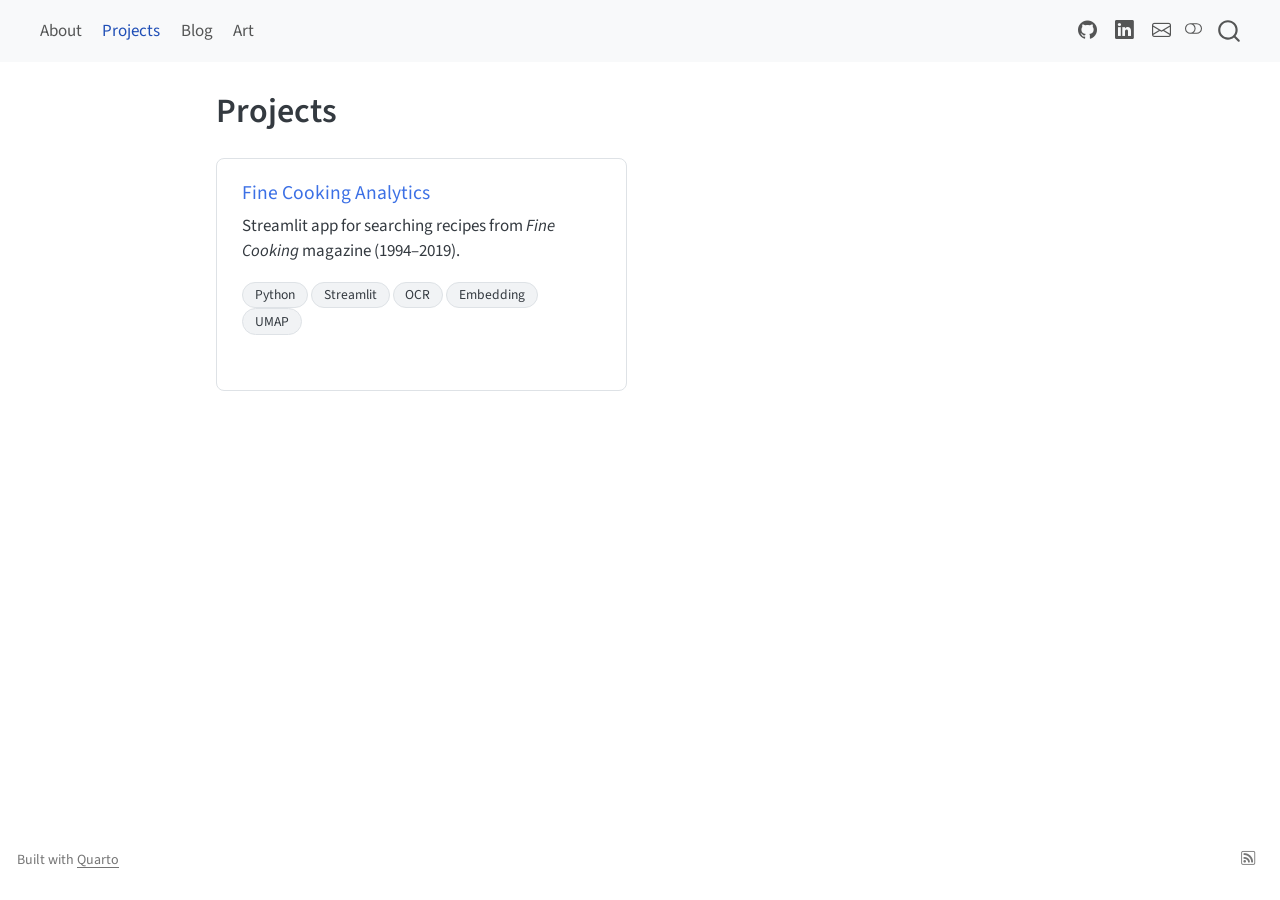
<file: projects.html>
<!DOCTYPE html>
<html xmlns="http://www.w3.org/1999/xhtml" lang="en" xml:lang="en"><head>

<meta charset="utf-8">
<meta name="generator" content="quarto-1.10.18">

<meta name="viewport" content="width=device-width, initial-scale=1.0, user-scalable=yes">


<title>Projects – John C. Ludlum</title>
<style>
/* Default styles provided by pandoc.
** See https://pandoc.org/MANUAL.html#variables-for-html for config info.
*/
span.smallcaps{font-variant: small-caps;}
div.columns{display: flex; gap: 1.5em;}
div.column{flex: auto;}
@media screen {
div.columns{gap: min(4vw, 1.5em);}
div.column{overflow-x: auto;}
}
div.hanging-indent{margin-left: 1.5em; text-indent: -1.5em;}
ul.task-list{list-style: none;}
ul.task-list li input[type="checkbox"] {
  width: 0.8em;
  margin: 0 0.8em 0.2em -1em; /* quarto-specific, see https://github.com/quarto-dev/quarto-cli/issues/4556 */ 
  vertical-align: middle;
}
</style>


<script src="site_libs/quarto-nav/quarto-nav.js"></script>
<script src="site_libs/quarto-nav/headroom.min.js"></script>
<script src="site_libs/clipboard/clipboard.min.js"></script>
<script src="site_libs/quarto-search/autocomplete.umd.js"></script>
<script src="site_libs/quarto-search/fuse.min.js"></script>
<script src="site_libs/quarto-search/quarto-search.js"></script>
<meta name="quarto:offset" content="./">
<script src="site_libs/quarto-html/quarto.js" type="module"></script>
<script src="site_libs/quarto-html/tabsets/tabsets.js" type="module"></script>
<script src="site_libs/quarto-html/popper.min.js"></script>
<script src="site_libs/quarto-html/tippy.umd.min.js"></script>
<script src="site_libs/quarto-html/anchor.min.js"></script>
<link href="site_libs/quarto-html/tippy.css" rel="stylesheet">
<link href="site_libs/quarto-html/quarto-syntax-highlighting-64a204ab8560d761af7679ceaba22944.css" rel="stylesheet" class="quarto-color-scheme" id="quarto-text-highlighting-styles">
<link href="site_libs/quarto-html/quarto-syntax-highlighting-dark-b85bc7c33db8c58e0ec93c3465666fed.css" rel="stylesheet" class="quarto-color-scheme quarto-color-alternate" id="quarto-text-highlighting-styles">
<link href="site_libs/quarto-html/quarto-syntax-highlighting-64a204ab8560d761af7679ceaba22944.css" rel="stylesheet" class="quarto-color-scheme-extra" id="quarto-text-highlighting-styles">
<script src="site_libs/bootstrap/bootstrap.min.js"></script>
<link href="site_libs/bootstrap/bootstrap-icons.css" rel="stylesheet">
<link href="site_libs/bootstrap/bootstrap-b9268bc799fbaeaa4ad04495d18e55d3.min.css" rel="stylesheet" append-hash="true" class="quarto-color-scheme" id="quarto-bootstrap" data-mode="light">
<link href="site_libs/bootstrap/bootstrap-dark-3428a0072eb33403a7d59db7a95e5b7c.min.css" rel="stylesheet" append-hash="true" class="quarto-color-scheme quarto-color-alternate" id="quarto-bootstrap" data-mode="dark">
<link href="site_libs/bootstrap/bootstrap-b9268bc799fbaeaa4ad04495d18e55d3.min.css" rel="stylesheet" append-hash="true" class="quarto-color-scheme-extra" id="quarto-bootstrap" data-mode="light">
<script id="quarto-search-options" type="application/json">{
  "location": "navbar",
  "copy-button": false,
  "collapse-after": 3,
  "panel-placement": "end",
  "type": "overlay",
  "limit": 50,
  "keyboard-shortcut": [
    "f",
    "/",
    "s"
  ],
  "show-item-context": false,
  "language": {
    "search-no-results-text": "No results",
    "search-matching-documents-text": "matching documents",
    "search-copy-link-title": "Copy link to search",
    "search-hide-matches-text": "Hide additional matches",
    "search-more-match-text": "more match in this document",
    "search-more-matches-text": "more matches in this document",
    "search-clear-button-title": "Clear",
    "search-text-placeholder": "",
    "search-detached-cancel-button-title": "Cancel",
    "search-submit-button-title": "Submit",
    "search-label": "Search"
  }
}</script>
<script>
  window.MathJax = {
    output: { linebreaks: { inline: false } }
  };
</script>


<link rel="stylesheet" href="styles.css">
</head>

<body class="nav-fixed fullcontent quarto-light"><script id="quarto-html-before-body" type="application/javascript">
    const toggleBodyColorMode = (bsSheetEl) => {
      const mode = bsSheetEl.getAttribute("data-mode");
      const bodyEl = window.document.querySelector("body");
      if (mode === "dark") {
        bodyEl.classList.add("quarto-dark");
        bodyEl.classList.remove("quarto-light");
      } else {
        bodyEl.classList.add("quarto-light");
        bodyEl.classList.remove("quarto-dark");
      }
    }
    const toggleBodyColorPrimary = () => {
      const bsSheetEl = window.document.querySelector("link#quarto-bootstrap:not([rel=disabled-stylesheet])");
      if (bsSheetEl) {
        toggleBodyColorMode(bsSheetEl);
      }
    }
    const setColorSchemeToggle = (alternate) => {
      const toggles = window.document.querySelectorAll('.quarto-color-scheme-toggle');
      for (let i=0; i < toggles.length; i++) {
        const toggle = toggles[i];
        if (toggle) {
          if (alternate) {
            toggle.classList.add("alternate");
          } else {
            toggle.classList.remove("alternate");
          }
        }
      }
    };
    const toggleColorMode = (alternate) => {
      // Switch the stylesheets
      const primaryStylesheets = window.document.querySelectorAll('link.quarto-color-scheme:not(.quarto-color-alternate)');
      const alternateStylesheets = window.document.querySelectorAll('link.quarto-color-scheme.quarto-color-alternate');
      manageTransitions('#quarto-margin-sidebar .nav-link', false);
      if (alternate) {
        // note: dark is layered on light, we don't disable primary!
        enableStylesheet(alternateStylesheets);
        for (const sheetNode of alternateStylesheets) {
          if (sheetNode.id === "quarto-bootstrap") {
            toggleBodyColorMode(sheetNode);
          }
        }
      } else {
        disableStylesheet(alternateStylesheets);
        enableStylesheet(primaryStylesheets)
        toggleBodyColorPrimary();
      }
      manageTransitions('#quarto-margin-sidebar .nav-link', true);
      // Switch the toggles
      setColorSchemeToggle(alternate)
      // Hack to workaround the fact that safari doesn't
      // properly recolor the scrollbar when toggling (#1455)
      if (navigator.userAgent.indexOf('Safari') > 0 && navigator.userAgent.indexOf('Chrome') == -1) {
        manageTransitions("body", false);
        window.scrollTo(0, 1);
        setTimeout(() => {
          window.scrollTo(0, 0);
          manageTransitions("body", true);
        }, 40);
      }
    }
    const disableStylesheet = (stylesheets) => {
      for (let i=0; i < stylesheets.length; i++) {
        const stylesheet = stylesheets[i];
        stylesheet.rel = 'disabled-stylesheet';
      }
    }
    const enableStylesheet = (stylesheets) => {
      for (let i=0; i < stylesheets.length; i++) {
        const stylesheet = stylesheets[i];
        if(stylesheet.rel !== 'stylesheet') { // for Chrome, which will still FOUC without this check
          stylesheet.rel = 'stylesheet';
        }
      }
    }
    const manageTransitions = (selector, allowTransitions) => {
      const els = window.document.querySelectorAll(selector);
      for (let i=0; i < els.length; i++) {
        const el = els[i];
        if (allowTransitions) {
          el.classList.remove('notransition');
        } else {
          el.classList.add('notransition');
        }
      }
    }
    const isFileUrl = () => {
      return window.location.protocol === 'file:';
    }
    const hasAlternateSentinel = () => {
      let styleSentinel = getColorSchemeSentinel();
      if (styleSentinel !== null) {
        return styleSentinel === "alternate";
      } else {
        return false;
      }
    }
    const setStyleSentinel = (alternate) => {
      const value = alternate ? "alternate" : "default";
      if (!isFileUrl()) {
        window.localStorage.setItem("quarto-color-scheme", value);
      } else {
        localAlternateSentinel = value;
      }
    }
    const getColorSchemeSentinel = () => {
      if (!isFileUrl()) {
        const storageValue = window.localStorage.getItem("quarto-color-scheme");
        return storageValue != null ? storageValue : localAlternateSentinel;
      } else {
        return localAlternateSentinel;
      }
    }
    const toggleGiscusIfUsed = (isAlternate, darkModeDefault) => {
      const baseTheme = document.querySelector('#giscus-base-theme')?.value ?? 'light';
      const alternateTheme = document.querySelector('#giscus-alt-theme')?.value ?? 'dark';
      let newTheme = '';
      if(authorPrefersDark) {
        newTheme = isAlternate ? baseTheme : alternateTheme;
      } else {
        newTheme = isAlternate ? alternateTheme : baseTheme;
      }
      const changeGiscusTheme = () => {
        // From: https://github.com/giscus/giscus/issues/336
        const sendMessage = (message) => {
          const iframe = document.querySelector('iframe.giscus-frame');
          if (!iframe) return;
          iframe.contentWindow.postMessage({ giscus: message }, 'https://giscus.app');
        }
        sendMessage({
          setConfig: {
            theme: newTheme
          }
        });
      }
      const isGiscussLoaded = window.document.querySelector('iframe.giscus-frame') !== null;
      if (isGiscussLoaded) {
        changeGiscusTheme();
      }
    };
    const authorPrefersDark = false;
    const darkModeDefault = authorPrefersDark;
      document.querySelector('link#quarto-text-highlighting-styles.quarto-color-scheme-extra').rel = 'disabled-stylesheet';
      document.querySelector('link#quarto-bootstrap.quarto-color-scheme-extra').rel = 'disabled-stylesheet';
    let localAlternateSentinel = darkModeDefault ? 'alternate' : 'default';
    // Dark / light mode switch
    window.quartoToggleColorScheme = () => {
      // Read the current dark / light value
      let toAlternate = !hasAlternateSentinel();
      toggleColorMode(toAlternate);
      setStyleSentinel(toAlternate);
      toggleGiscusIfUsed(toAlternate, darkModeDefault);
      window.dispatchEvent(new Event('resize'));
    };
    // Switch to dark mode if need be
    if (hasAlternateSentinel()) {
      toggleColorMode(true);
    } else {
      toggleColorMode(false);
    }
  </script>

<div id="quarto-search-results"></div>
  <header id="quarto-header" class="headroom fixed-top">
    <nav class="navbar navbar-expand-lg " data-bs-theme="dark">
      <div class="navbar-container container-fluid">
            <div id="quarto-search" class="" title="Search"></div>
          <button class="navbar-toggler" type="button" data-bs-toggle="collapse" data-bs-target="#navbarCollapse" aria-controls="navbarCollapse" role="menu" aria-expanded="false" aria-label="Toggle navigation" onclick="if (window.quartoToggleHeadroom) { window.quartoToggleHeadroom(); }">
  <span class="navbar-toggler-icon"></span>
</button>
          <div class="collapse navbar-collapse" id="navbarCollapse">
            <ul class="navbar-nav navbar-nav-scroll me-auto">
  <li class="nav-item">
    <a class="nav-link" href="./index.html"> 
<span class="menu-text">About</span></a>
  </li>  
  <li class="nav-item">
    <a class="nav-link active" href="./projects.html" aria-current="page"> 
<span class="menu-text">Projects</span></a>
  </li>  
  <li class="nav-item">
    <a class="nav-link" href="./blog/index.html"> 
<span class="menu-text">Blog</span></a>
  </li>  
  <li class="nav-item">
    <a class="nav-link" href="./art.html"> 
<span class="menu-text">Art</span></a>
  </li>  
</ul>
            <ul class="navbar-nav navbar-nav-scroll ms-auto">
  <li class="nav-item compact">
    <a class="nav-link" href="https://github.com/jcludlum"> <i class="bi bi-github" role="img">
</i> 
<span class="menu-text"></span></a>
  </li>  
  <li class="nav-item compact">
    <a class="nav-link" href="https://www.linkedin.com/in/jcludlum/"> <i class="bi bi-linkedin" role="img">
</i> 
<span class="menu-text"></span></a>
  </li>  
  <li class="nav-item compact">
    <a class="nav-link" href="mailto:john.ludlum2@gmail.com"> <i class="bi bi-envelope" role="img">
</i> 
<span class="menu-text"></span></a>
  </li>  
</ul>
          </div> <!-- /navcollapse -->
            <div class="quarto-navbar-tools">
  <a href="" class="quarto-color-scheme-toggle quarto-navigation-tool  px-1" onclick="window.quartoToggleColorScheme(); return false;" title="Toggle dark mode"><i class="bi"></i></a>
</div>
      </div> <!-- /container-fluid -->
    </nav>
</header>
<!-- content -->
<div id="quarto-content" class="quarto-container page-columns page-rows-contents page-layout-article page-navbar">
<!-- sidebar -->
<!-- margin-sidebar -->
    
<!-- main -->
<main class="content" id="quarto-document-content">


<header id="title-block-header" class="quarto-title-block default">
<div class="quarto-title">
<h1 class="title">Projects</h1>
</div>



<div class="quarto-title-meta">

    
  
    
  </div>
  


</header>


<!--
To add a thumbnail image to a project card, insert this as the first
child of .project-card, right before the <h3>:

<div class="project-thumbnail">
  <img src="images/projects/your-image.png" alt="Project name screenshot">
</div>

Note: raw HTML inside these divs must stay flush-left (no leading
spaces) — indenting 4+ spaces gets misread as a Markdown code block.
-->
<div class="project-grid">
<div class="project-card">
<h3 class="anchored">
<a href="https://fc-analytics.streamlit.app/" target="_blank" rel="noopener">Fine Cooking Analytics</a>
</h3>
<p class="project-description">
Streamlit app for searching recipes from <em>Fine Cooking</em> magazine (1994–2019).
</p>
<div class="project-skills">
<p><span class="skill-bubble">Python</span> <span class="skill-bubble">Streamlit</span> <span class="skill-bubble">OCR</span> <span class="skill-bubble">Embedding</span> <span class="skill-bubble">UMAP</span></p>
</div>
</div>
</div>



</main> <!-- /main -->
<script id="quarto-html-after-body" type="application/javascript">
  window.document.addEventListener("DOMContentLoaded", function (event) {
    // Ensure there is a toggle, if there isn't float one in the top right
    if (window.document.querySelector('.quarto-color-scheme-toggle') === null) {
      const a = window.document.createElement('a');
      a.classList.add('top-right');
      a.classList.add('quarto-color-scheme-toggle');
      a.href = "";
      a.onclick = function() { try { window.quartoToggleColorScheme(); } catch {} return false; };
      const i = window.document.createElement("i");
      i.classList.add('bi');
      a.appendChild(i);
      window.document.body.appendChild(a);
    }
    setColorSchemeToggle(hasAlternateSentinel())
    const icon = "";
    const anchorJS = new window.AnchorJS();
    anchorJS.options = {
      placement: 'right',
      icon: icon
    };
    anchorJS.add('.anchored');
    const isCodeAnnotation = (el) => {
      for (const clz of el.classList) {
        if (clz.startsWith('code-annotation-')) {                     
          return true;
        }
      }
      return false;
    }
    const onCopySuccess = function(e) {
      // button target
      const button = e.trigger;
      // don't keep focus
      button.blur();
      // flash "checked"
      button.classList.add('code-copy-button-checked');
      var currentTitle = button.getAttribute("title");
      button.setAttribute("title", "Copied!");
      let tooltip;
      if (window.bootstrap) {
        button.setAttribute("data-bs-toggle", "tooltip");
        button.setAttribute("data-bs-placement", "left");
        button.setAttribute("data-bs-title", "Copied!");
        tooltip = new bootstrap.Tooltip(button, 
          { trigger: "manual", 
            customClass: "code-copy-button-tooltip",
            offset: [0, -8]});
        tooltip.show();    
      }
      setTimeout(function() {
        if (tooltip) {
          tooltip.hide();
          button.removeAttribute("data-bs-title");
          button.removeAttribute("data-bs-toggle");
          button.removeAttribute("data-bs-placement");
        }
        button.setAttribute("title", currentTitle);
        button.classList.remove('code-copy-button-checked');
      }, 1000);
      // clear code selection
      e.clearSelection();
    }
    const getTextToCopy = function(trigger) {
      const outerScaffold = trigger.parentElement.cloneNode(true);
      const codeEl = outerScaffold.querySelector('code');
      for (const childEl of codeEl.children) {
        if (isCodeAnnotation(childEl)) {
          childEl.remove();
        }
      }
      return codeEl.innerText;
    }
    const clipboard = new window.ClipboardJS('.code-copy-button:not([data-in-quarto-modal])', {
      text: getTextToCopy
    });
    clipboard.on('success', onCopySuccess);
    if (window.document.getElementById('quarto-embedded-source-code-modal')) {
      const clipboardModal = new window.ClipboardJS('.code-copy-button[data-in-quarto-modal]', {
        text: getTextToCopy,
        container: window.document.getElementById('quarto-embedded-source-code-modal')
      });
      clipboardModal.on('success', onCopySuccess);
    }
      var localhostRegex = new RegExp(/^(?:http|https):\/\/localhost\:?[0-9]*\//);
      var mailtoRegex = new RegExp(/^mailto:/);
        var filterRegex = new RegExp("https:\/\/jcludlum\.github\.io");
      var isInternal = (href) => {
          return filterRegex.test(href) || localhostRegex.test(href) || mailtoRegex.test(href);
      }
      // Inspect non-navigation links and adorn them if external
     var links = window.document.querySelectorAll('a[href]:not(.nav-link):not(.navbar-brand):not(.toc-action):not(.sidebar-link):not(.sidebar-item-toggle):not(.pagination-link):not(.no-external):not([aria-hidden]):not(.dropdown-item):not(.quarto-navigation-tool):not(.about-link)');
      for (var i=0; i<links.length; i++) {
        const link = links[i];
        if (!isInternal(link.href)) {
          // undo the damage that might have been done by quarto-nav.js in the case of
          // links that we want to consider external
          if (link.dataset.originalHref !== undefined) {
            link.href = link.dataset.originalHref;
          }
        }
      }
    function tippyHover(el, contentFn, onTriggerFn, onUntriggerFn) {
      const config = {
        allowHTML: true,
        maxWidth: 500,
        delay: 100,
        arrow: false,
        appendTo: function(el) {
            return el.parentElement;
        },
        interactive: true,
        interactiveBorder: 10,
        theme: 'quarto',
        placement: 'bottom-start',
      };
      if (contentFn) {
        config.content = contentFn;
      }
      if (onTriggerFn) {
        config.onTrigger = onTriggerFn;
      }
      if (onUntriggerFn) {
        config.onUntrigger = onUntriggerFn;
      }
      window.tippy(el, config); 
    }
    const noterefs = window.document.querySelectorAll('a[role="doc-noteref"]');
    for (var i=0; i<noterefs.length; i++) {
      const ref = noterefs[i];
      tippyHover(ref, function() {
        // use id or data attribute instead here
        let href = ref.getAttribute('data-footnote-href') || ref.getAttribute('href');
        try { href = new URL(href).hash; } catch {}
        const id = href.replace(/^#\/?/, "");
        const note = window.document.getElementById(id);
        if (note) {
          return note.innerHTML;
        } else {
          return "";
        }
      });
    }
    const xrefs = window.document.querySelectorAll('a.quarto-xref');
    const processXRef = (id, note) => {
      // Strip column container classes
      const stripColumnClz = (el) => {
        el.classList.remove("page-full", "page-columns");
        if (el.children) {
          for (const child of el.children) {
            stripColumnClz(child);
          }
        }
      }
      stripColumnClz(note)
      if (id === null || id.startsWith('sec-')) {
        // Special case sections, only their first couple elements
        const container = document.createElement("div");
        if (note.children && note.children.length > 2) {
          container.appendChild(note.children[0].cloneNode(true));
          for (let i = 1; i < note.children.length; i++) {
            const child = note.children[i];
            if (child.tagName === "P" && child.innerText === "") {
              continue;
            } else {
              container.appendChild(child.cloneNode(true));
              break;
            }
          }
          if (window.Quarto?.typesetMath) {
            window.Quarto.typesetMath(container);
          }
          return container.innerHTML
        } else {
          if (window.Quarto?.typesetMath) {
            window.Quarto.typesetMath(note);
          }
          return note.innerHTML;
        }
      } else {
        // Remove any anchor links if they are present
        const anchorLink = note.querySelector('a.anchorjs-link');
        if (anchorLink) {
          anchorLink.remove();
        }
        if (window.Quarto?.typesetMath) {
          window.Quarto.typesetMath(note);
        }
        if (note.classList.contains("callout")) {
          return note.outerHTML;
        } else {
          return note.innerHTML;
        }
      }
    }
    for (var i=0; i<xrefs.length; i++) {
      const xref = xrefs[i];
      tippyHover(xref, undefined, function(instance) {
        instance.disable();
        let url = xref.getAttribute('href');
        let hash = undefined; 
        if (url.startsWith('#')) {
          hash = url;
        } else {
          try { hash = new URL(url).hash; } catch {}
        }
        if (hash) {
          const id = hash.replace(/^#\/?/, "");
          const note = window.document.getElementById(id);
          if (note !== null) {
            try {
              const html = processXRef(id, note.cloneNode(true));
              instance.setContent(html);
            } finally {
              instance.enable();
              instance.show();
            }
          } else {
            // See if we can fetch this
            fetch(url.split('#')[0])
            .then(res => res.text())
            .then(html => {
              const parser = new DOMParser();
              const htmlDoc = parser.parseFromString(html, "text/html");
              const note = htmlDoc.getElementById(id);
              if (note !== null) {
                const html = processXRef(id, note);
                instance.setContent(html);
              } 
            }).finally(() => {
              instance.enable();
              instance.show();
            });
          }
        } else {
          // See if we can fetch a full url (with no hash to target)
          // This is a special case and we should probably do some content thinning / targeting
          fetch(url)
          .then(res => res.text())
          .then(html => {
            const parser = new DOMParser();
            const htmlDoc = parser.parseFromString(html, "text/html");
            const note = htmlDoc.querySelector('main.content');
            if (note !== null) {
              // This should only happen for chapter cross references
              // (since there is no id in the URL)
              // remove the first header
              if (note.children.length > 0 && note.children[0].tagName === "HEADER") {
                note.children[0].remove();
              }
              const html = processXRef(null, note);
              instance.setContent(html);
            } 
          }).finally(() => {
            instance.enable();
            instance.show();
          });
        }
      }, function(instance) {
      });
    }
        let selectedAnnoteEl;
        const selectorForAnnotation = ( cell, annotation) => {
          let cellAttr = 'data-code-cell="' + cell + '"';
          let lineAttr = 'data-code-annotation="' +  annotation + '"';
          const selector = 'span[' + cellAttr + '][' + lineAttr + ']';
          return selector;
        }
        const selectCodeLines = (annoteEl) => {
          const doc = window.document;
          const targetCell = annoteEl.getAttribute("data-target-cell");
          const targetAnnotation = annoteEl.getAttribute("data-target-annotation");
          const annoteSpan = window.document.querySelector(selectorForAnnotation(targetCell, targetAnnotation));
          const lines = annoteSpan.getAttribute("data-code-lines").split(",");
          const lineIds = lines.map((line) => {
            return targetCell + "-" + line;
          })
          let top = null;
          let height = null;
          let parent = null;
          if (lineIds.length > 0) {
              //compute the position of the single el (top and bottom and make a div)
              const el = window.document.getElementById(lineIds[0]);
              top = el.offsetTop;
              height = el.offsetHeight;
              parent = el.parentElement.parentElement;
            if (lineIds.length > 1) {
              const lastEl = window.document.getElementById(lineIds[lineIds.length - 1]);
              const bottom = lastEl.offsetTop + lastEl.offsetHeight;
              height = bottom - top;
            }
            if (top !== null && height !== null && parent !== null) {
              // cook up a div (if necessary) and position it 
              let div = window.document.getElementById("code-annotation-line-highlight");
              if (div === null) {
                div = window.document.createElement("div");
                div.setAttribute("id", "code-annotation-line-highlight");
                div.style.position = 'absolute';
                parent.appendChild(div);
              }
              div.style.top = top - 2 + "px";
              div.style.height = height + 4 + "px";
              div.style.left = 0;
              let gutterDiv = window.document.getElementById("code-annotation-line-highlight-gutter");
              if (gutterDiv === null) {
                gutterDiv = window.document.createElement("div");
                gutterDiv.setAttribute("id", "code-annotation-line-highlight-gutter");
                gutterDiv.style.position = 'absolute';
                const codeCell = window.document.getElementById(targetCell);
                const gutter = codeCell.querySelector('.code-annotation-gutter');
                gutter.appendChild(gutterDiv);
              }
              gutterDiv.style.top = top - 2 + "px";
              gutterDiv.style.height = height + 4 + "px";
            }
            selectedAnnoteEl = annoteEl;
          }
        };
        const unselectCodeLines = () => {
          const elementsIds = ["code-annotation-line-highlight", "code-annotation-line-highlight-gutter"];
          elementsIds.forEach((elId) => {
            const div = window.document.getElementById(elId);
            if (div) {
              div.remove();
            }
          });
          selectedAnnoteEl = undefined;
        };
          // Handle positioning of the toggle
      window.addEventListener(
        "resize",
        throttle(() => {
          elRect = undefined;
          if (selectedAnnoteEl) {
            selectCodeLines(selectedAnnoteEl);
          }
        }, 10)
      );
      function throttle(fn, ms) {
      let throttle = false;
      let timer;
        return (...args) => {
          if(!throttle) { // first call gets through
              fn.apply(this, args);
              throttle = true;
          } else { // all the others get throttled
              if(timer) clearTimeout(timer); // cancel #2
              timer = setTimeout(() => {
                fn.apply(this, args);
                timer = throttle = false;
              }, ms);
          }
        };
      }
        // Attach click handler to the DT
        const annoteDls = window.document.querySelectorAll('dt[data-target-cell]');
        for (const annoteDlNode of annoteDls) {
          annoteDlNode.addEventListener('click', (event) => {
            const clickedEl = event.target;
            if (clickedEl !== selectedAnnoteEl) {
              unselectCodeLines();
              const activeEl = window.document.querySelector('dt[data-target-cell].code-annotation-active');
              if (activeEl) {
                activeEl.classList.remove('code-annotation-active');
              }
              selectCodeLines(clickedEl);
              clickedEl.classList.add('code-annotation-active');
            } else {
              // Unselect the line
              unselectCodeLines();
              clickedEl.classList.remove('code-annotation-active');
            }
          });
        }
    const findCites = (el) => {
      const parentEl = el.parentElement;
      if (parentEl) {
        const cites = parentEl.dataset.cites;
        if (cites) {
          return {
            el,
            cites: cites.split(' ')
          };
        } else {
          return findCites(el.parentElement)
        }
      } else {
        return undefined;
      }
    };
    var bibliorefs = window.document.querySelectorAll('a[role="doc-biblioref"]');
    for (var i=0; i<bibliorefs.length; i++) {
      const ref = bibliorefs[i];
      const citeInfo = findCites(ref);
      if (citeInfo) {
        tippyHover(citeInfo.el, function() {
          var popup = window.document.createElement('div');
          citeInfo.cites.forEach(function(cite) {
            var citeDiv = window.document.createElement('div');
            citeDiv.classList.add('hanging-indent');
            citeDiv.classList.add('csl-entry');
            var biblioDiv = window.document.getElementById('ref-' + cite);
            if (biblioDiv) {
              citeDiv.innerHTML = biblioDiv.innerHTML;
            }
            popup.appendChild(citeDiv);
          });
          return popup.innerHTML;
        });
      }
    }
  });
  </script>
</div> <!-- /content -->
<footer class="footer">
  <div class="nav-footer">
    <div class="nav-footer-left">
<p>Built with <a href="https://quarto.org">Quarto</a></p>
</div>   
    <div class="nav-footer-center">
      &nbsp;
    </div>
    <div class="nav-footer-right">
      <ul class="footer-items list-unstyled">
    <li class="nav-item compact">
    <a class="nav-link" href="./blog/index.xml">
      <i class="bi bi-rss" role="img">
</i> 
    </a>
  </li>  
</ul>
    </div>
  </div>
</footer>




</body></html>
</file>
<file: site_libs/quarto-html/tippy.css>
.tippy-box[data-animation=fade][data-state=hidden]{opacity:0}[data-tippy-root]{max-width:calc(100vw - 10px)}.tippy-box{position:relative;background-color:#333;color:#fff;border-radius:4px;font-size:14px;line-height:1.4;white-space:normal;outline:0;transition-property:transform,visibility,opacity}.tippy-box[data-placement^=top]>.tippy-arrow{bottom:0}.tippy-box[data-placement^=top]>.tippy-arrow:before{bottom:-7px;left:0;border-width:8px 8px 0;border-top-color:initial;transform-origin:center top}.tippy-box[data-placement^=bottom]>.tippy-arrow{top:0}.tippy-box[data-placement^=bottom]>.tippy-arrow:before{top:-7px;left:0;border-width:0 8px 8px;border-bottom-color:initial;transform-origin:center bottom}.tippy-box[data-placement^=left]>.tippy-arrow{right:0}.tippy-box[data-placement^=left]>.tippy-arrow:before{border-width:8px 0 8px 8px;border-left-color:initial;right:-7px;transform-origin:center left}.tippy-box[data-placement^=right]>.tippy-arrow{left:0}.tippy-box[data-placement^=right]>.tippy-arrow:before{left:-7px;border-width:8px 8px 8px 0;border-right-color:initial;transform-origin:center right}.tippy-box[data-inertia][data-state=visible]{transition-timing-function:cubic-bezier(.54,1.5,.38,1.11)}.tippy-arrow{width:16px;height:16px;color:#333}.tippy-arrow:before{content:"";position:absolute;border-color:transparent;border-style:solid}.tippy-content{position:relative;padding:5px 9px;z-index:1}
</file>
<file: site_libs/quarto-html/quarto-syntax-highlighting-64a204ab8560d761af7679ceaba22944.css>
/* quarto syntax highlight colors */
:root {
  --quarto-hl-ot-color: #003B4F;
  --quarto-hl-at-color: #657422;
  --quarto-hl-ss-color: #20794D;
  --quarto-hl-an-color: #5E5E5E;
  --quarto-hl-fu-color: #4758AB;
  --quarto-hl-st-color: #20794D;
  --quarto-hl-cf-color: #003B4F;
  --quarto-hl-op-color: #5E5E5E;
  --quarto-hl-er-color: #AD0000;
  --quarto-hl-bn-color: #AD0000;
  --quarto-hl-al-color: #AD0000;
  --quarto-hl-va-color: #111111;
  --quarto-hl-bu-color: inherit;
  --quarto-hl-ex-color: inherit;
  --quarto-hl-pp-color: #AD0000;
  --quarto-hl-in-color: #5E5E5E;
  --quarto-hl-vs-color: #20794D;
  --quarto-hl-wa-color: #5E5E5E;
  --quarto-hl-do-color: #5E5E5E;
  --quarto-hl-im-color: #00769E;
  --quarto-hl-ch-color: #20794D;
  --quarto-hl-dt-color: #AD0000;
  --quarto-hl-fl-color: #AD0000;
  --quarto-hl-co-color: #5E5E5E;
  --quarto-hl-cv-color: #5E5E5E;
  --quarto-hl-cn-color: #8f5902;
  --quarto-hl-sc-color: #5E5E5E;
  --quarto-hl-dv-color: #AD0000;
  --quarto-hl-kw-color: #003B4F;
}

/* other quarto variables */
:root {
  --quarto-font-monospace: SFMono-Regular, Menlo, Monaco, Consolas, "Liberation Mono", "Courier New", monospace;
}

/* syntax highlight based on Pandoc's rules */
pre > code.sourceCode > span {
  color: #003B4F;
}

code.sourceCode > span {
  color: #003B4F;
}

div.sourceCode,
div.sourceCode pre.sourceCode {
  color: #003B4F;
}

/* Normal */
code span {
  color: #003B4F;
}

/* Alert */
code span.al {
  color: #AD0000;
  font-style: inherit;
}

/* Annotation */
code span.an {
  color: #5E5E5E;
  font-style: inherit;
}

/* Attribute */
code span.at {
  color: #657422;
  font-style: inherit;
}

/* BaseN */
code span.bn {
  color: #AD0000;
  font-style: inherit;
}

/* BuiltIn */
code span.bu {
  font-style: inherit;
}

/* ControlFlow */
code span.cf {
  color: #003B4F;
  font-weight: bold;
  font-style: inherit;
}

/* Char */
code span.ch {
  color: #20794D;
  font-style: inherit;
}

/* Constant */
code span.cn {
  color: #8f5902;
  font-style: inherit;
}

/* Comment */
code span.co {
  color: #5E5E5E;
  font-style: inherit;
}

/* CommentVar */
code span.cv {
  color: #5E5E5E;
  font-style: italic;
}

/* Documentation */
code span.do {
  color: #5E5E5E;
  font-style: italic;
}

/* DataType */
code span.dt {
  color: #AD0000;
  font-style: inherit;
}

/* DecVal */
code span.dv {
  color: #AD0000;
  font-style: inherit;
}

/* Error */
code span.er {
  color: #AD0000;
  font-style: inherit;
}

/* Extension */
code span.ex {
  font-style: inherit;
}

/* Float */
code span.fl {
  color: #AD0000;
  font-style: inherit;
}

/* Function */
code span.fu {
  color: #4758AB;
  font-style: inherit;
}

/* Import */
code span.im {
  color: #00769E;
  font-style: inherit;
}

/* Information */
code span.in {
  color: #5E5E5E;
  font-style: inherit;
}

/* Keyword */
code span.kw {
  color: #003B4F;
  font-weight: bold;
  font-style: inherit;
}

/* Operator */
code span.op {
  color: #5E5E5E;
  font-style: inherit;
}

/* Other */
code span.ot {
  color: #003B4F;
  font-style: inherit;
}

/* Preprocessor */
code span.pp {
  color: #AD0000;
  font-style: inherit;
}

/* SpecialChar */
code span.sc {
  color: #5E5E5E;
  font-style: inherit;
}

/* SpecialString */
code span.ss {
  color: #20794D;
  font-style: inherit;
}

/* String */
code span.st {
  color: #20794D;
  font-style: inherit;
}

/* Variable */
code span.va {
  color: #111111;
  font-style: inherit;
}

/* VerbatimString */
code span.vs {
  color: #20794D;
  font-style: inherit;
}

/* Warning */
code span.wa {
  color: #5E5E5E;
  font-style: italic;
}

.prevent-inlining {
  content: "</";
}

/*# sourceMappingURL=9d8d5bb603a83b8298b89080a598c93b.css.map */
</file>
<file: site_libs/quarto-html/quarto-syntax-highlighting-dark-b85bc7c33db8c58e0ec93c3465666fed.css>
/* quarto syntax highlight colors */
:root {
  --quarto-hl-al-color: #f07178;
  --quarto-hl-an-color: #d4d0ab;
  --quarto-hl-at-color: #00e0e0;
  --quarto-hl-bn-color: #d4d0ab;
  --quarto-hl-bu-color: #abe338;
  --quarto-hl-ch-color: #abe338;
  --quarto-hl-co-color: #f8f8f2;
  --quarto-hl-cv-color: #ffd700;
  --quarto-hl-cn-color: #ffd700;
  --quarto-hl-cf-color: #ffa07a;
  --quarto-hl-dt-color: #ffa07a;
  --quarto-hl-dv-color: #d4d0ab;
  --quarto-hl-do-color: #f8f8f2;
  --quarto-hl-er-color: #f07178;
  --quarto-hl-ex-color: #00e0e0;
  --quarto-hl-fl-color: #d4d0ab;
  --quarto-hl-fu-color: #ffa07a;
  --quarto-hl-im-color: #abe338;
  --quarto-hl-in-color: #d4d0ab;
  --quarto-hl-kw-color: #ffa07a;
  --quarto-hl-op-color: #ffa07a;
  --quarto-hl-ot-color: #00e0e0;
  --quarto-hl-pp-color: #dcc6e0;
  --quarto-hl-re-color: #00e0e0;
  --quarto-hl-sc-color: #abe338;
  --quarto-hl-ss-color: #abe338;
  --quarto-hl-st-color: #abe338;
  --quarto-hl-va-color: #00e0e0;
  --quarto-hl-vs-color: #abe338;
  --quarto-hl-wa-color: #dcc6e0;
}

/* other quarto variables */
:root {
  --quarto-font-monospace: SFMono-Regular, Menlo, Monaco, Consolas, "Liberation Mono", "Courier New", monospace;
}

/* syntax highlight based on Pandoc's rules */
pre > code.sourceCode > span {
  color: #f8f8f2;
}

code.sourceCode > span {
  color: #f8f8f2;
}

div.sourceCode,
div.sourceCode pre.sourceCode {
  color: #f8f8f2;
}

/* Normal */
code span {
  color: #f8f8f2;
}

/* Alert */
code span.al {
  color: #f07178;
}

/* Annotation */
code span.an {
  color: #d4d0ab;
}

/* Attribute */
code span.at {
  color: #00e0e0;
}

/* BaseN */
code span.bn {
  color: #d4d0ab;
}

/* BuiltIn */
code span.bu {
  color: #abe338;
}

/* ControlFlow */
code span.cf {
  font-weight: bold;
  color: #ffa07a;
}

/* Char */
code span.ch {
  color: #abe338;
}

/* Constant */
code span.cn {
  color: #ffd700;
}

/* Comment */
code span.co {
  font-style: italic;
  color: #f8f8f2;
}

/* CommentVar */
code span.cv {
  color: #ffd700;
}

/* Documentation */
code span.do {
  color: #f8f8f2;
}

/* DataType */
code span.dt {
  color: #ffa07a;
}

/* DecVal */
code span.dv {
  color: #d4d0ab;
}

/* Error */
code span.er {
  color: #f07178;
  text-decoration: underline;
}

/* Extension */
code span.ex {
  font-weight: bold;
  color: #00e0e0;
}

/* Float */
code span.fl {
  color: #d4d0ab;
}

/* Function */
code span.fu {
  color: #ffa07a;
}

/* Import */
code span.im {
  color: #abe338;
}

/* Information */
code span.in {
  color: #d4d0ab;
}

/* Keyword */
code span.kw {
  font-weight: bold;
  color: #ffa07a;
}

/* Operator */
code span.op {
  color: #ffa07a;
}

/* Other */
code span.ot {
  color: #00e0e0;
}

/* Preprocessor */
code span.pp {
  color: #dcc6e0;
}

/* RegionMarker */
code span.re {
  background-color: #f8f8f2;
  color: #00e0e0;
}

/* SpecialChar */
code span.sc {
  color: #abe338;
}

/* SpecialString */
code span.ss {
  color: #abe338;
}

/* String */
code span.st {
  color: #abe338;
}

/* Variable */
code span.va {
  color: #00e0e0;
}

/* VerbatimString */
code span.vs {
  color: #abe338;
}

/* Warning */
code span.wa {
  color: #dcc6e0;
}

.prevent-inlining {
  content: "</";
}

/*# sourceMappingURL=4ed8f1090dec6531da29ab00902aa718.css.map */
</file>
<file: styles.css>
/* Add custom site styles here. */

.about-intro {
  overflow: hidden; /* clearfix so the floated photo doesn't bleed past the intro paragraph */
}

.about-photo {
  float: right;
  width: 160px;
  margin: 0 0 1rem 1.5rem;
  border-radius: 8px;
}

.about-motto {
  margin: 1rem 0 0;
  font-style: italic;
  color: #6c757d;
}

body.quarto-dark .about-motto {
  color: #adb5bd;
}

/* ---- Reusable art gallery (paged carousel, see art-gallery.js) ---- */

.art-gallery {
  display: flex;
  align-items: center;
  gap: 0.5rem;
  margin: 1.5rem 0;
}

.art-gallery-viewport {
  flex: 1 1 auto;
  overflow: hidden;
}

.art-gallery-track {
  display: flex;
  transition: transform 0.3s ease;
}

.art-gallery-cell {
  box-sizing: border-box;
  flex: 0 0 auto;
  padding: 0 0.5rem;
}

.art-gallery-arrow {
  flex: 0 0 auto;
  display: flex;
  align-items: center;
  justify-content: center;
  width: 2.25rem;
  height: 2.25rem;
  font-size: 1.1rem;
  line-height: 1;
  color: inherit;
  background: #fff;
  border: 1px solid #dee2e6;
  border-radius: 50%;
  cursor: pointer;
}

body.quarto-dark .art-gallery-arrow {
  background: #222;
  border-color: #444;
}

.art-gallery-arrow:hover:not(:disabled) {
  box-shadow: 0 2px 8px rgba(0, 0, 0, 0.15);
}

.art-gallery-arrow:disabled {
  opacity: 0.35;
  cursor: default;
}

.art-item {
  margin: 0;
  padding: 6px;
  cursor: pointer;
  background: #fff;
  border: 1px solid #dee2e6;
  border-radius: 6px;
  transition: transform 0.15s ease, box-shadow 0.15s ease;
}

body.quarto-dark .art-item {
  background: #222;
  border-color: #444;
}

.art-item:hover,
.art-item:focus-visible {
  transform: translateY(-2px);
  box-shadow: 0 4px 12px rgba(0, 0, 0, 0.15);
}

.art-item img {
  display: block;
  width: 100%;
  aspect-ratio: 1 / 1;
  object-fit: cover;
  border-radius: 3px;
}

/* ---- Project cards ---- */

.project-grid {
  display: grid;
  grid-template-columns: repeat(auto-fill, minmax(280px, 1fr));
  gap: 1.5rem;
  margin: 1.5rem 0;
}

.project-card {
  padding: 1.25rem 1.5rem;
  background: #fff;
  border: 1px solid #dee2e6;
  border-radius: 8px;
  transition: transform 0.15s ease, box-shadow 0.15s ease;
}

body.quarto-dark .project-card {
  background: #222;
  border-color: #444;
}

.project-card:hover,
.project-card:focus-within {
  transform: translateY(-2px);
  box-shadow: 0 4px 12px rgba(0, 0, 0, 0.15);
}

.project-thumbnail {
  display: block;
  margin: -1.25rem -1.5rem 1rem;
}

.project-thumbnail img {
  display: block;
  width: 100%;
  aspect-ratio: 16 / 9;
  object-fit: cover;
  border-radius: 7px 7px 0 0;
}

.project-card h3 {
  margin-top: 0;
  margin-bottom: 0.5rem;
  font-size: 1.15rem;
}

.project-card h3 a {
  text-decoration: none;
}

.project-description {
  margin: 0 0 1rem;
}

.project-skills {
  display: flex;
  flex-wrap: wrap;
  gap: 0.4rem;
  margin-bottom: 1rem;
}

.skill-bubble {
  display: inline-block;
  padding: 0.25rem 0.7rem;
  font-size: 0.8rem;
  line-height: 1.2;
  color: inherit;
  background: #f1f3f5;
  border: 1px solid #dee2e6;
  border-radius: 999px;
}

body.quarto-dark .skill-bubble {
  background: #333;
  border-color: #555;
}

.project-link {
  display: inline-flex;
  align-items: center;
  font-weight: 500;
  text-decoration: none;
}

/* Lightbox overlay used by art-gallery.js */

.art-lightbox {
  display: none;
  position: fixed;
  inset: 0;
  z-index: 1050;
  align-items: center;
  justify-content: center;
  padding: 2rem;
  background: rgba(0, 0, 0, 0.85);
}

.art-lightbox.is-open {
  display: flex;
}

.art-lightbox-content {
  position: relative;
  display: flex;
  width: 100%;
  max-width: 1100px;
  max-height: 90vh;
  background: #fff;
  border-radius: 8px;
  overflow: hidden;
}

body.quarto-dark .art-lightbox-content {
  background: #222;
}

.art-lightbox-image {
  flex: 1 1 65%;
  display: flex;
  align-items: center;
  justify-content: center;
  background: #111;
}

.art-lightbox-image img {
  max-width: 100%;
  max-height: 90vh;
  object-fit: contain;
}

.art-lightbox-details {
  flex: 0 0 320px;
  padding: 3rem 1.5rem 1.5rem;
  overflow-y: auto;
}

.art-lightbox-title {
  display: block;
  margin-top: 0;
  font-size: 1.25rem;
}

.art-lightbox-close {
  position: absolute;
  top: 0.5rem;
  right: 0.75rem;
  display: flex;
  align-items: center;
  justify-content: center;
  width: 2rem;
  height: 2rem;
  line-height: 1;
  font-size: 2rem;
  color: inherit;
  background: none;
  border: none;
  cursor: pointer;
  z-index: 1;
}

@media (max-width: 700px) {
  .art-lightbox-content {
    flex-direction: column;
    overflow-y: auto;
  }

  .art-lightbox-details {
    flex: none;
  }
}
</file>
